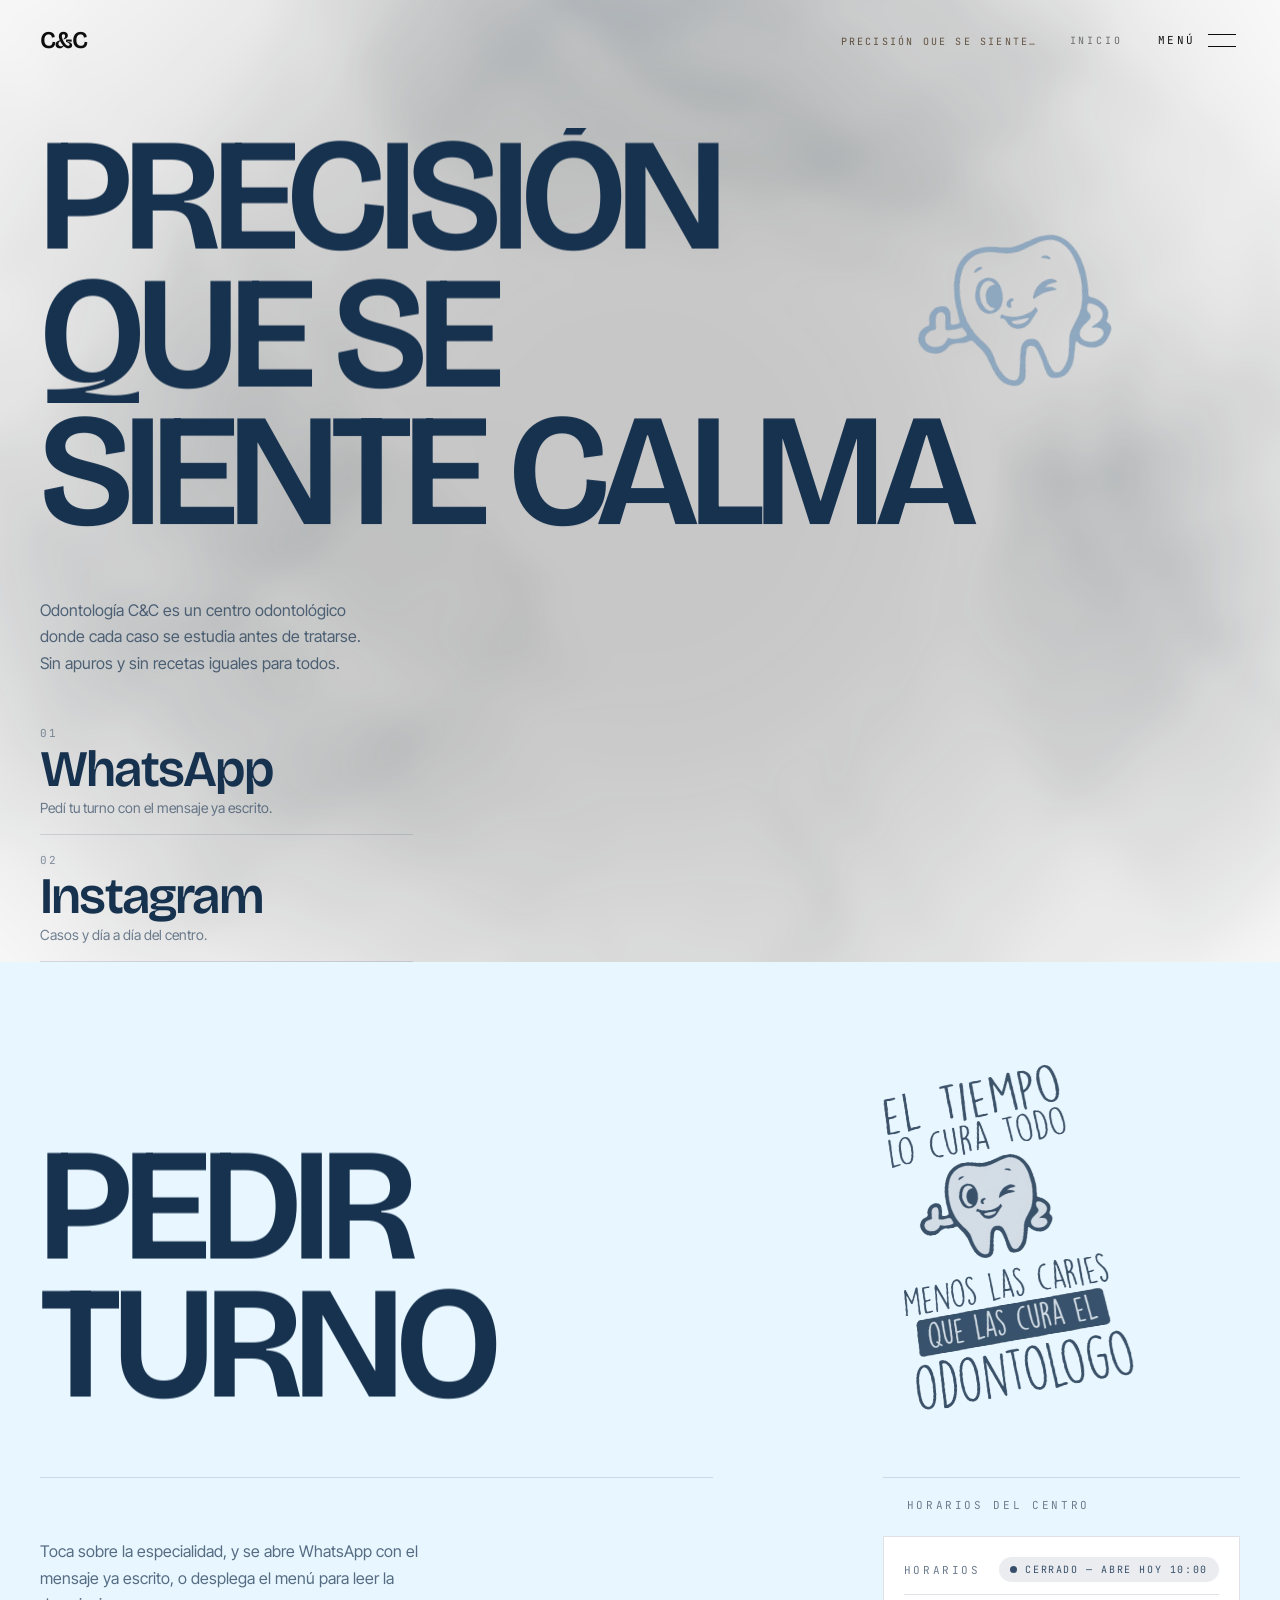
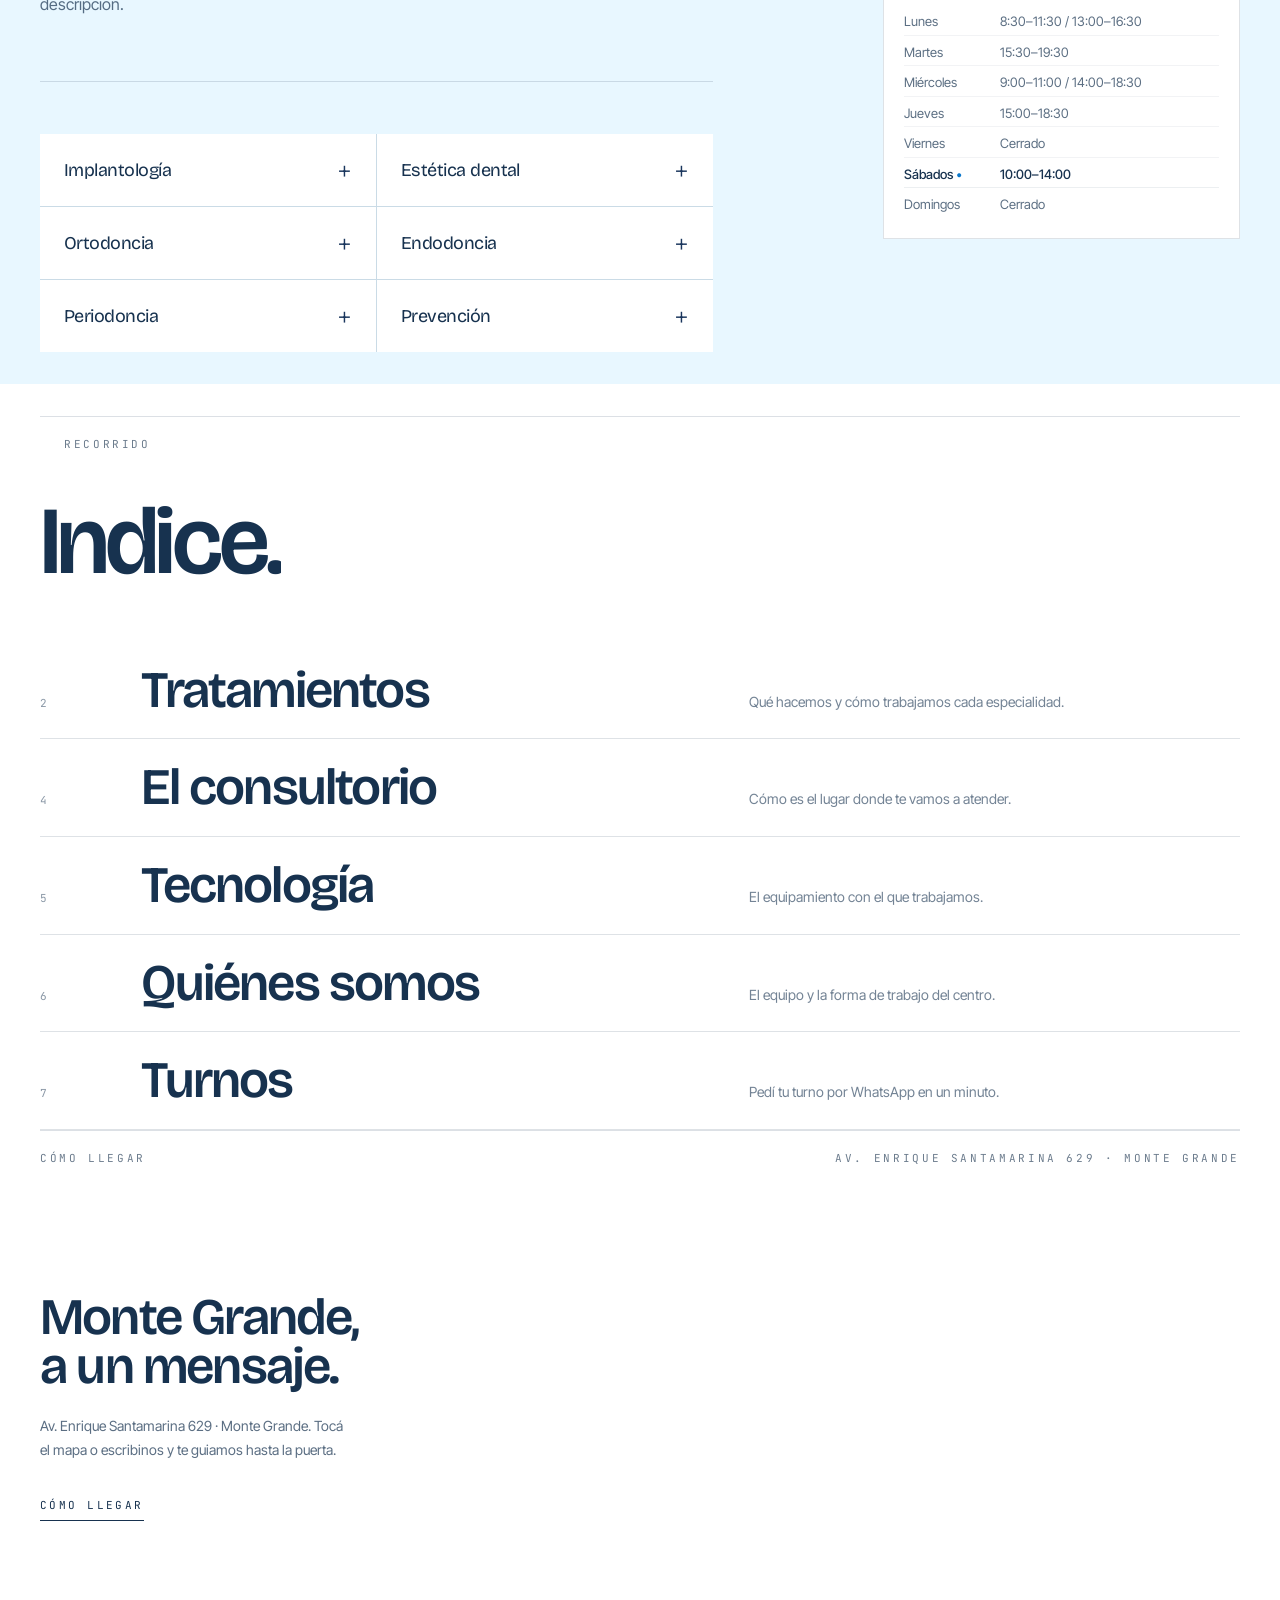
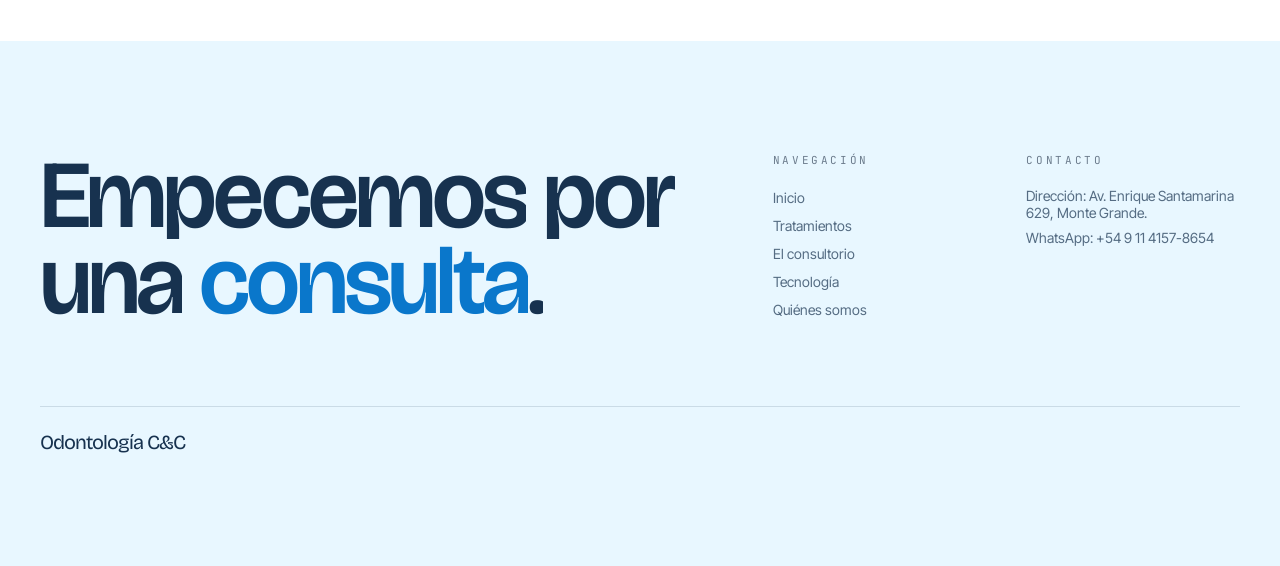
<file: index.html>
<!doctype html>
<html lang="es">

<head>
  <meta charset="utf-8" />
  <meta name="viewport" content="width=device-width, initial-scale=1" />
  <title>Odontología C&amp;C Centro odontológico</title>
  <meta name="description"
    content="Centro odontológico C&amp;C: tratamientos, consultorio propio y turnos por WhatsApp. Atención con tiempos reales y seguimiento del caso." />
  <meta name="author" content="Odontología C&amp;C" />
  <meta property="og:type" content="website" />
  <meta property="og:title" content="Odontología C&amp;C Centro odontológico" />
  <meta property="og:description"
    content="Centro odontológico C&amp;C: tratamientos, consultorio propio y turnos por WhatsApp. Atención con tiempos reales y seguimiento del caso." />
  <meta name="twitter:card" content="summary_large_image" />
  <link rel="preconnect" href="https://fonts.googleapis.com" />
  <link rel="preconnect" href="https://fonts.gstatic.com" crossorigin />
  <link rel="stylesheet"href="https://fonts.googleapis.com/css2?family=Bricolage+Grotesque:opsz,wght@12..96,500;12..96,600;12..96,700&family=Inter+Tight:wght@400;500&family=JetBrains+Mono:wght@400&display=swap" />
  <link rel="icon" href="favicon.png">
  <link rel="stylesheet" href="css/base.css" />
  <link rel="stylesheet" href="css/utils.css" />
  <link rel="stylesheet" href="css/efectos.css" />
</head>

<body>
  <div class="cortina" aria-hidden="true"></div>
  <header class="cabecera">
    <div class="contenedor">
      <a class="marca" href="index.html" aria-label="Inicio">
        <span class="marca-logo">C&amp;C</span>
        <span class="marca-subtexto">Odontología</span>
      </a>
      <div class="cabecera-derecha">
        <span class="pagina-actual">Inicio</span>
        <span data-magnetic="0.35">
          <button type="button" class="boton-menu" data-menu-btn aria-expanded="false" aria-label="Abrir menú">
            <span data-menu-label>Menú</span>
            <span class="icono-menu" aria-hidden="true"><span></span><span></span></span>
          </button>
        </span>
      </div>
    </div>
  </header>

  <div class="menu">
    <div class="contenedor">
      <nav class="menu-lista">
        <span class="menu-fila"><a class="menu-enlace activo" href="index.html"><span class="menu-numero">1</span><span
              class="menu-texto titulo-grande">Inicio</span><span class="menu-aqui">Estás acá</span></a></span>
        <span class="menu-fila"><a class="menu-enlace" href="tratamientos.html"><span class="menu-numero">2</span><span
              class="menu-texto titulo-grande">Tratamientos</span></a></span>
        <span class="menu-fila"><a class="menu-enlace" href="consultorio.html"><span class="menu-numero">4</span><span
              class="menu-texto titulo-grande">El consultorio</span></a></span>
        <span class="menu-fila"><a class="menu-enlace" href="tecnologia.html"><span class="menu-numero">5</span><span
              class="menu-texto titulo-grande">Tecnología</span></a></span>
        <span class="menu-fila"><a class="menu-enlace" href="quienes-somos.html"><span class="menu-numero">6</span><span
              class="menu-texto titulo-grande">Quiénes somos</span></a></span>
      </nav>
      <div class="menu-info">
        <p class="fuente-texto parrafo-chico opacidad-60" style="max-width:20rem">Atención odontológica con tiempos
          reales y seguimiento del caso.</p>
      </div>
    </div>
  </div>

  <main>
    <section class="fondo-claro relativo alto-pantalla oculto-desborde relleno-arriba-32">
      <img src="imagen-principal2.png" class="img-suelta suelta-1" alt="">
      <div class="contenedor">
        <h1 class="titulo-xl mayusculas" data-split data-delay="0.15" data-trigger="load"><span
            class="linea-mascara"><span data-line-inner>Precisión</span></span><span class="linea-mascara"><span
              data-line-inner>que se
            </span></span> <div class="foto-titulo"><img src="imagen-principal2.png"></div><span class="linea-mascara"><span data-line-inner>siente calma
              </span></span>
          </h1>
        <div class="grilla espacio-10 margen-arriba-14 med-columnas-12">
          <div class="med-cs-4" data-reveal data-delay="0.6">
            <p class="fuente-texto parrafo opacidad-70" style="max-width:38ch">Odontología C&amp;C es un centro
              odontológico donde
              cada caso se estudia antes de tratarse. Sin apuros y sin recetas iguales para todos.</p>
              <div class="margen-arriba-8 hero-redes">
                <a class="fila-indice" href="https://wa.me/5491141578654?text=%C2%A1Hola%21%20Quiero%20pedir%20un%20turno%20en%20Odontolog%C3%ADa%20C%26C." target="_blank" rel="noopener noreferrer"><span class="col-span-2 med-cs-1 texto-mono-11 opacidad-50">01</span><span class="nombre-indice titulo-mediano col-span-10 med-cs-6">WhatsApp</span><span class="col-span-12 med-cs-5 fuente-texto texto-chico opacidad-60">Pedí tu turno con el mensaje ya escrito.</span></a>
                <a class="fila-indice" href="https://www.instagram.com/odonto_cyc/" target="_blank" rel="noopener noreferrer"><span class="col-span-2 med-cs-1 texto-mono-11 opacidad-50">02</span><span class="nombre-indice titulo-mediano col-span-10 med-cs-6">Instagram</span><span class="col-span-12 med-cs-5 fuente-texto texto-chico opacidad-60">Casos y día a día del centro.</span></a>
                </div>
                <div class="contenedor-redes">
                <a class="relative" href="https://wa.me/+5491141578654?text=%C2%A1Hola%21%20Quiero%20pedir%20un%20turno%20en%20Odontolog%C3%ADa%20C%26C." target="_blank" rel="noopener noreferrer">
                  <img src="whatsapp.png" alt="WhatsApp"></a>
                  <div class="linea-separadora"></div>
                <a class="relative-ig" href="https://www.instagram.com/odonto_cyc/" target="_blank" rel="noopener noreferrer">
                  <img src="instagram.png" alt="Instagram"></a>
                </div>
            </div>
          </div>
        </div>
      </div>
    </section>



    <section id="pedir-turno" class="fondo-celeste relleno-abajo-8 relleno-arriba-36 med-ra-44">
      <div class="contenedor">
        <h1 class="titulo-xl mayusculas" data-split data-delay="0.1" data-trigger="load"><span
            class="linea-mascara"><span data-line-inner>Pedir</span></span><span class="linea-mascara"><span
              data-line-inner>turno</span></span></h1>
              <img src="imagen-principal2.png" class="suelta-3" alt="">
              <img src="imagen-menu.png" class="img-suelta suelta-2" alt="">
        <div class="grilla espacio-16 margen-arriba-16 med-columnas-12">
          <div class="med-cs-7">
            <div class="cabecera-seccion"><span class="etiqueta"></span>
            </div>
            <div class="margen-arriba-10" data-reveal data-y="30">
              <p class="fuente-texto parrafo opacidad-70" style="max-width:42ch">Toca sobre la especialidad,
                y se abre
                WhatsApp con el mensaje ya escrito, o desplega el menú para leer la descripcion.</p>
            </div>
            <div class="margen-arriba-16">
              <div class="cabecera-seccion"><span class="etiqueta"></span></div>
               <div class="grilla-tarjetas margen-arriba-8 peq-columnas-2">
                <div class="tarjeta relleno-6 acordeon-item">
                  <div class="acordeon-cabecera">
                    <a href="https://wa.me/+5491141578654?text=%C2%A1Hola%21%20Quiero%20pedir%20un%20turno%20por%20el%20servicio%20de%20Implantolog%C3%ADa" target="_blank" rel="noopener noreferrer" class="fuente-titulo texto-grande enlace-wsp-titulo">Implantología</a>
                    <span class="acordeon-icono">+</span>
                  </div>
                  <div class="acordeon-wrapper">
                    <div class="acordeon-contenido">
                      <p class="margen-arriba-2 fuente-texto parrafo-chico opacidad-60">Rehabilitación de piezas ausentes
                        con planificación previa.</p>
                      <p class="tarjeta-detalle">Planificación previa</p>
                    </div>
                  </div>
                </div>
                <div class="tarjeta relleno-6 acordeon-item">
                  <div class="acordeon-cabecera">
                    <a href="https://wa.me/+5491141578654?text=%C2%A1Hola%21%20Quiero%20pedir%20un%20turno%20por%20el%20servicio%20de%20Est%C3%A9tica%20dental" target="_blank" rel="noopener noreferrer" class="fuente-titulo texto-grande enlace-wsp-titulo">Estética dental</a>
                    <span class="acordeon-icono">+</span>
                  </div>
                  <div class="acordeon-wrapper">
                    <div class="acordeon-contenido">
                      <p class="margen-arriba-2 fuente-texto parrafo-chico opacidad-60">Forma, color y proporción trabajados con criterio conservador.</p>
                      <p class="tarjeta-detalle">Diseño previo</p>
                    </div>
                  </div>
                </div>

                <div class="tarjeta relleno-6 acordeon-item">
                  <div class="acordeon-cabecera">
                    <a href="https://wa.me/+5491141578654?text=%C2%A1Hola%21%20Quiero%20pedir%20un%20turno%20por%20el%20servicio%20de%20Ortodoncia" target="_blank" rel="noopener noreferrer" class="fuente-titulo texto-grande enlace-wsp-titulo">Ortodoncia</a>
                    <span class="acordeon-icono">+</span>
                  </div>
                  <div class="acordeon-wrapper">
                    <div class="acordeon-contenido">
                      <p class="margen-arriba-2 fuente-texto parrafo-chico opacidad-60">Corrección de la posición dentaria con seguimiento cercano.</p>
                      <p class="tarjeta-detalle">Control mensual</p>
                    </div>
                  </div>
                </div>

                <div class="tarjeta relleno-6 acordeon-item">
                  <div class="acordeon-cabecera">
                    <a href="https://wa.me/+5491141578654?text=%C2%A1Hola%21%20Quiero%20pedir%20un%20turno%20por%20el%20servicio%20de%20Endodoncia" target="_blank" rel="noopener noreferrer" class="fuente-titulo texto-grande enlace-wsp-titulo">Endodoncia</a>
                    <span class="acordeon-icono">+</span>
                  </div>
                  <div class="acordeon-wrapper">
                    <div class="acordeon-contenido">
                      <p class="margen-arriba-2 fuente-texto parrafo-chico opacidad-60">Tratamiento del conducto radicular para conservar la pieza.</p>
                      <p class="tarjeta-detalle">1 a 2 sesiones</p>
                    </div>
                  </div>
                </div>

                <div class="tarjeta relleno-6 acordeon-item">
                  <div class="acordeon-cabecera">
                    <a href="https://wa.me/+5491141578654?text=%C2%A1Hola%21%20Quiero%20pedir%20un%20turno%20por%20el%20servicio%20de%20Periodoncia" target="_blank" rel="noopener noreferrer" class="fuente-titulo texto-grande enlace-wsp-titulo">Periodoncia</a>
                    <span class="acordeon-icono">+</span>
                  </div>
                  <div class="acordeon-wrapper">
                    <div class="acordeon-contenido">
                      <p class="margen-arriba-2 fuente-texto parrafo-chico opacidad-60">Salud de encías y tejidos de soporte.</p>
                      <p class="tarjeta-detalle">Evaluación de encías</p>
                    </div>
                  </div>
                </div>

                <div class="tarjeta relleno-6 acordeon-item">
                  <div class="acordeon-cabecera">
                    <a href="https://wa.me/+5491141578654?text=%C2%A1Hola%21%20Quiero%20pedir%20un%20turno%20por%20el%20servicio%20de%20Prevención" target="_blank" rel="noopener noreferrer" class="fuente-titulo texto-grande enlace-wsp-titulo">Prevención</a>
                    <span class="acordeon-icono">+</span>
                  </div>
                  <div class="acordeon-wrapper">
                    <div class="acordeon-contenido">
                      <p class="margen-arriba-2 fuente-texto parrafo-chico opacidad-60">Controles periódicos, higiene profesional y seguimiento.</p>
                      <p class="tarjeta-detalle">Control cada 6 meses</p>
                    </div>
                  </div>
                </div>
              </div>
            </div>
          </div>
          <aside class="med-cs-4 med-ci-9 bloque-horarios">
            <div class="cabecera-seccion"><span class="etiqueta"></span><span class="etiqueta">Horarios del
                centro</span></div>
            <div class="margen-arriba-6 caja-horarios" data-reveal data-y="24">
              <div class="horarios-top">
                <span class="etiqueta">Horarios</span>
                <span class="chip-estado" data-estado><span class="chip-punto"></span><span
                    data-estado-texto>Consultar</span></span>
              </div>
              <ul class="lista-horarios" data-horarios>
                <li data-dia="1" data-rangos="8:30-11:30,13:00-16:30"><span>Lunes</span><span>8:30–11:30 /
                    13:00–16:30</span></li>
                <li data-dia="2" data-rangos="15:30-19:30"><span>Martes</span><span>15:30–19:30</span></li>
                <li data-dia="3" data-rangos="9:00-11:00,14:00-18:30"><span>Miércoles</span><span>9:00–11:00 /
                    14:00–18:30</span></li>
                <li data-dia="4" data-rangos="15:00-18:30"><span>Jueves</span><span>15:00–18:30</span></li>
                <li data-dia="5" data-rangos=""><span>Viernes</span><span>Cerrado</span></li>
                <li data-dia="6" data-rangos="10:00-14:00"><span>Sábados</span><span>10:00–14:00</span></li>
                <li data-dia="0" data-rangos=""><span>Domingos</span><span>Cerrado</span></li>
              </ul>
            </div>
          </aside>
        </div>
      </div>
    </section>


    <section class="fondo-claro relleno-arriba-8 med-ra-8 relleno-abajo-0 med-rb-0">
      <div class="contenedor">
        <div class="cabecera-seccion"><span class="etiqueta"></span><span class="etiqueta">Recorrido</span><span
            class="derecha etiqueta"></span></div>
        <div class="margen-arriba-12" data-reveal data-y="40" style="max-width:16ch">
          <h2 class="titulo-grande" data-palabras>Indice.</h2>
        </div>
        <div class="margen-arriba-14"><a class="fila-indice" href="tratamientos.html"><span
              class="col-span-2 med-cs-1 texto-mono-11 opacidad-50">2</span><span
              class="nombre-indice titulo-mediano col-span-10 med-cs-6">Tratamientos</span><span
              class="col-span-12 med-cs-5 fuente-texto texto-chico opacidad-60">Qué hacemos y cómo trabajamos cada
              especialidad.</span></a><a class="fila-indice" href="consultorio.html"><span
              class="col-span-2 med-cs-1 texto-mono-11 opacidad-50">4</span><span
              class="nombre-indice titulo-mediano col-span-10 med-cs-6">El
              consultorio</span><span class="col-span-12 med-cs-5 fuente-texto texto-chico opacidad-60">Cómo es el lugar
              donde te vamos a
              atender.</span></a><a class="fila-indice" href="tecnologia.html"><span
              class="col-span-2 med-cs-1 texto-mono-11 opacidad-50">5</span><span
              class="nombre-indice titulo-mediano col-span-10 med-cs-6">Tecnología</span><span
              class="col-span-12 med-cs-5 fuente-texto texto-chico opacidad-60">El equipamiento con el que
              trabajamos.</span></a><a class="fila-indice" href="quienes-somos.html"><span
              class="col-span-2 med-cs-1 texto-mono-11 opacidad-50">6</span><span
              class="nombre-indice titulo-mediano col-span-10 med-cs-6">Quiénes somos</span><span
              class="col-span-12 med-cs-5 fuente-texto texto-chico opacidad-60">El equipo y la forma de trabajo del
              centro.</span></a><a class="fila-indice" href="#pedir-turno"><span
              class="col-span-2 med-cs-1 texto-mono-11 opacidad-50">7</span><span
              class="nombre-indice titulo-mediano col-span-10 med-cs-6">Turnos</span><span
              class="col-span-12 med-cs-5 fuente-texto texto-chico opacidad-60">Pedí tu turno por WhatsApp en un
              minuto.</span></a></div>
      </div>
    </section>
    <section id="como-llegar" class="fondo-claro relleno-abajo-8 med-rb-8 relleno-arriba-0 med-ra-0">
      <div class="contenedor">
        <div class="cabecera-seccion"><span class="etiqueta">Cómo llegar</span><span class="derecha etiqueta">Av. Enrique Santamarina 629 · Monte Grande</span></div>
        <div class="grilla espacio-12 margen-arriba-10 med-columnas-12 alinear-centro">
          <div class="med-cs-4">
            <div data-reveal data-y="30">
              <h2 class="titulo-mediano" style="max-width:14ch">Monte Grande, a un mensaje.</h2>
              <p class="margen-arriba-6 fuente-texto parrafo-chico opacidad-70" style="max-width:38ch">Av. Enrique Santamarina 629 · Monte Grande. Tocá el mapa o escribinos y te guiamos hasta la puerta.</p>
              <div class="margen-arriba-8"><span data-magnetic="0.22"><a class="enlace-flecha"
                    href="https://www.google.com/maps/dir/?api=1&destination=Avenida+Enrique+Santamarina+629+Monte+Grande+Buenos+Aires"
                    target="_blank" rel="noopener noreferrer">Cómo llegar</a></span></div>
            </div>
          </div>
          <div class="med-cs-8">
            <div class="contenedor-mapa-google">
              <iframe src="https://www.google.com/maps/embed?pb=!1m18!1m12!1m3!1d3278.293456789!2d-58.4658!3d-34.8197!2m3!1f0!2f0!3f0!3m2!1i1024!2i768!4f13.1!3m3!1m2!1s0x95bcd2a123456789%3A0x123456789abcdef!2sAv.+Enrique+Santamarina+629%2C+B1842+Monte+Grande%2C+Provincia+de+Buenos+Aires!5e0!3m2!1ses-419!2sar!4v1!5m2!1ses-419!2sar" width="100%" height="400" style="border:0;" allowfullscreen="" loading="lazy"></iframe>
            </div>
          </div>
        </div>
      </div>
    </section>
  </main>
  <footer class="fondo-celeste">
    <div class="contenedor relleno-vert-20 med-rv-28">
      <div class="grilla espacio-14 med-columnas-12">
        <div class="med-cs-7">
          <h2 class="titulo-grande" data-palabras style="max-width:12ch">Empecemos por una <span
              class="texto-verde">consulta</span>.</h2>
        </div>
        <div class="grilla espacio-10 med-cs-5 med-columnas-2">
          <div>
            <p class="etiqueta">Navegación</p>
            <ul class="margen-arriba-5 separacion-y-2">
              <li><a class="fuente-texto texto-chico opacidad-70" href="index.html">Inicio</a></li>
              <li><a class="fuente-texto texto-chico opacidad-70" href="tratamientos.html">Tratamientos</a></li>
              <li><a class="fuente-texto texto-chico opacidad-70" href="consultorio.html">El consultorio</a></li>
              <li><a class="fuente-texto texto-chico opacidad-70" href="tecnologia.html">Tecnología</a></li>
              <li><a class="fuente-texto texto-chico opacidad-70" href="quienes-somos.html">Quiénes somos</a></li>
            </ul>
          </div>
          <div>
            <p class="etiqueta">Contacto</p>
            <ul class="margen-arriba-5 separacion-y-2 fuente-texto texto-chico opacidad-70">
              <li>Dirección: Av. Enrique Santamarina 629, Monte Grande.</li>
              <li>WhatsApp: +54 9 11 4157-8654</li>
            </ul>
          </div>
        </div>
      </div>
      <div class="margen-arriba-20 flexible columna espacio-3 borde-arriba relleno-arriba-6 peq-fila peq-ac peq-je">
        <span class="fuente-titulo texto-xl" style="letter-spacing:-0.05em">Odontología C&amp;C</span>
      </div>
    </div>
  </footer>
  <script src="js/site.js" defer></script>
  <script src="js/efectos.js" defer></script>
</body>

</html>
</file>
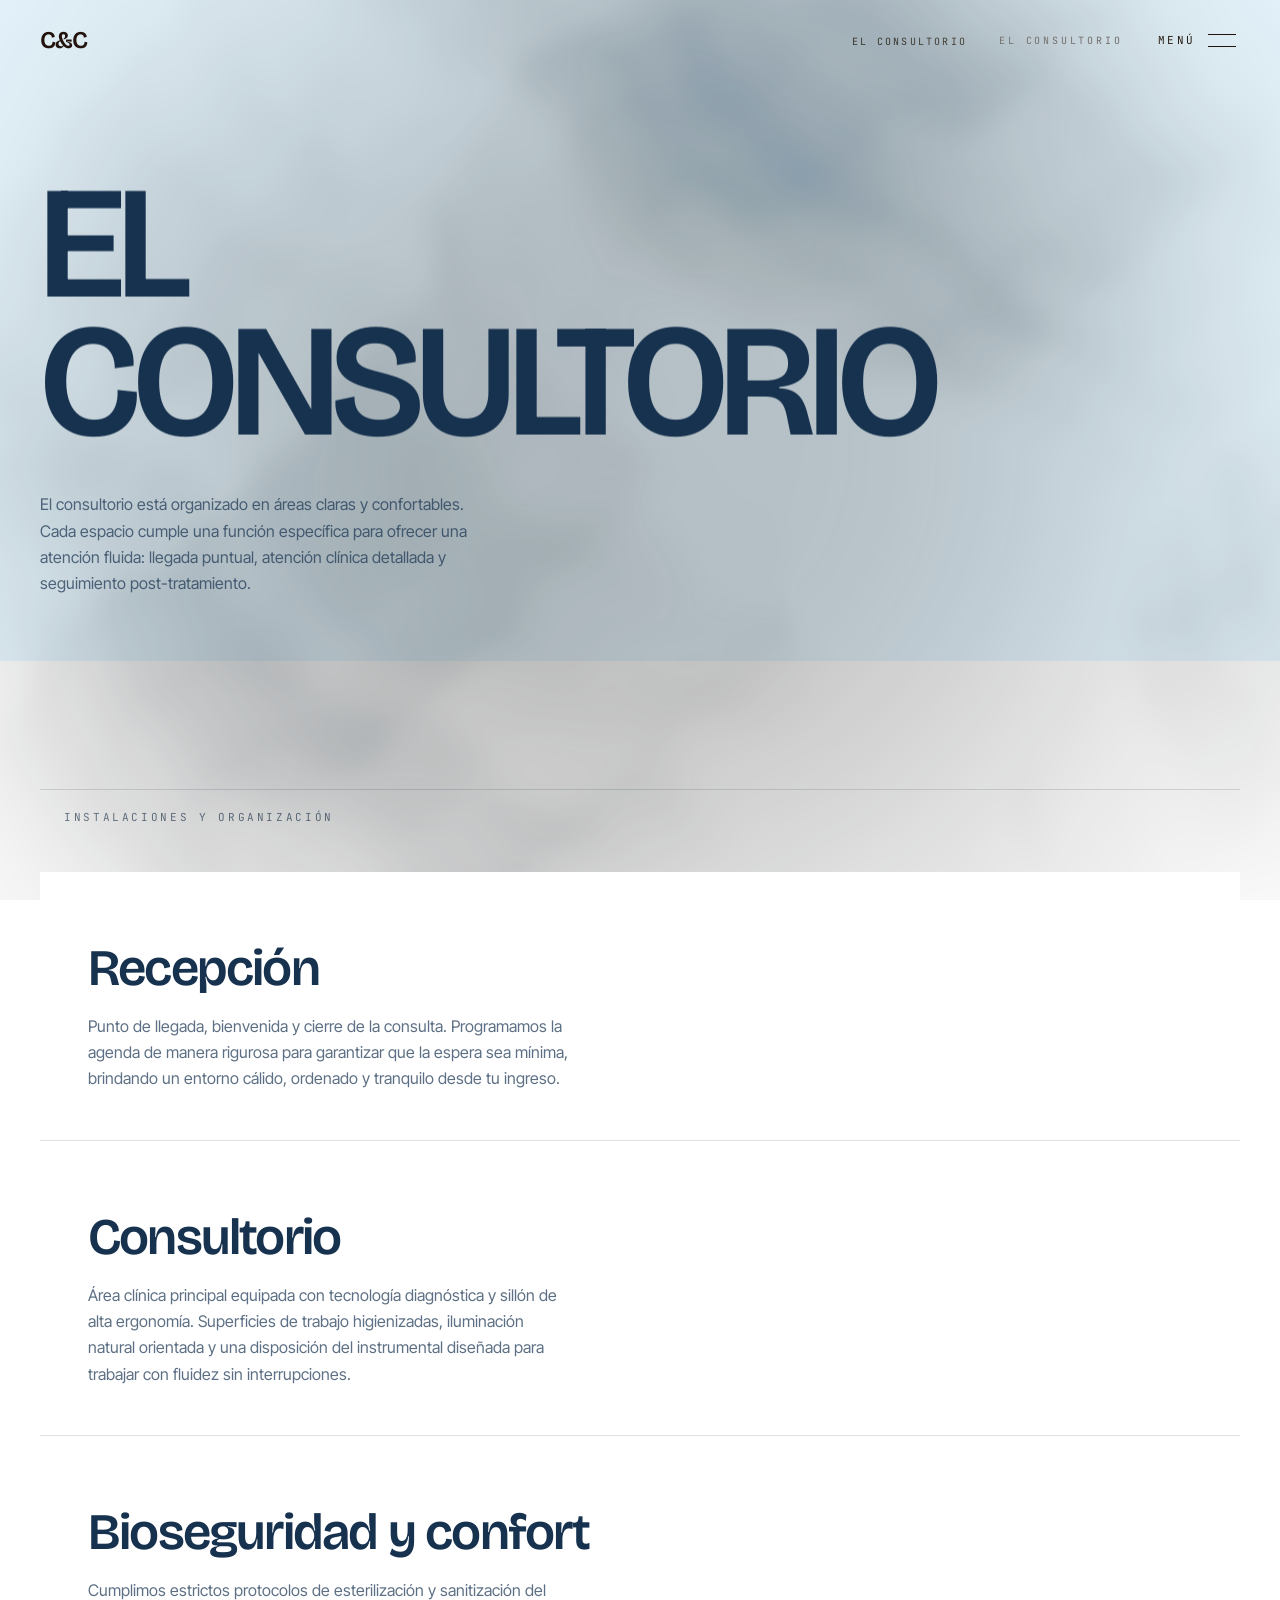
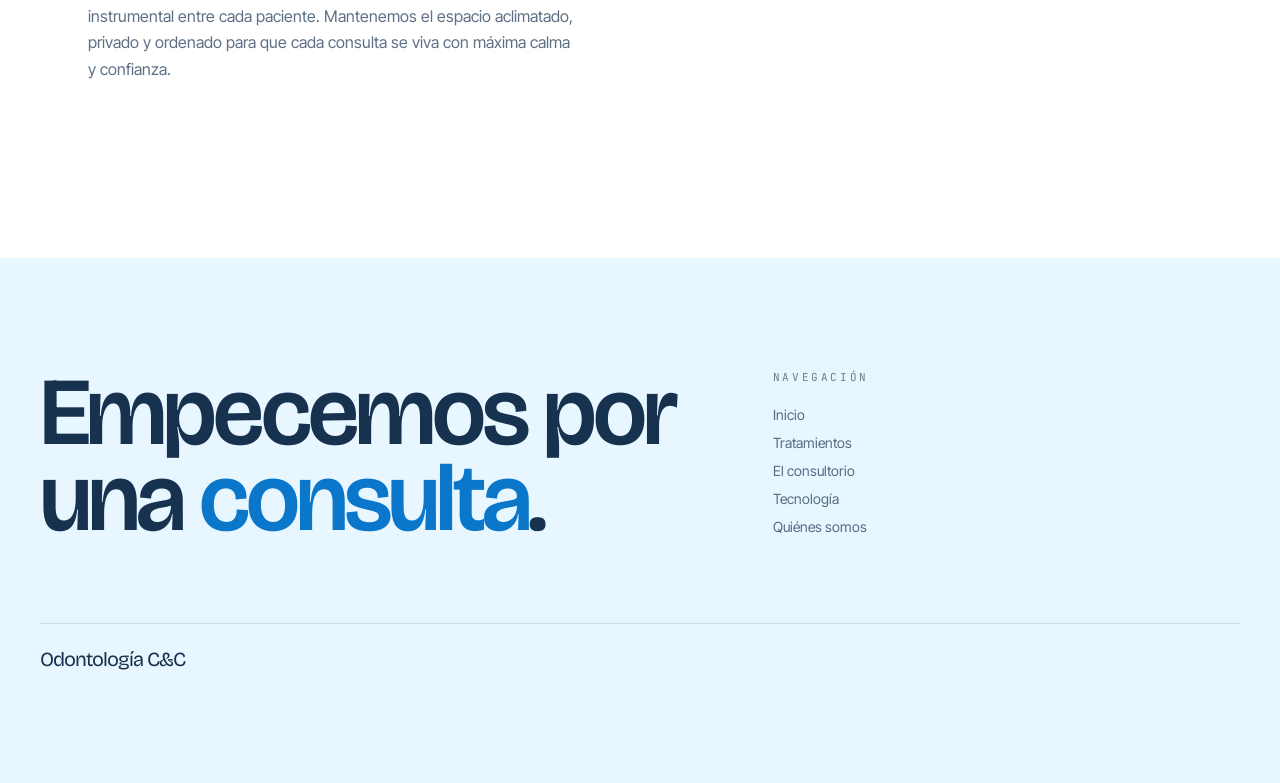
<file: consultorio.html>
<!doctype html>
<html lang="es">

<head>
  <meta charset="utf-8" />
  <meta name="viewport" content="width=device-width, initial-scale=1" />
  <title>El consultorio Odontología C&amp;C</title>
  <meta name="description"
    content="Recorrido por el centro odontológico C&amp;C: recepción, consultorios y áreas de trabajo." />
  <meta name="author" content="Odontología C&amp;C" />
  <meta property="og:type" content="website" />
  <meta property="og:title" content="El consultorio Odontología C&amp;C" />
  <meta property="og:description"
    content="Recorrido por el centro odontológico C&amp;C: recepción, consultorios y áreas de trabajo." />
  <meta name="twitter:card" content="summary_large_image" />
  <link rel="preconnect" href="https://fonts.googleapis.com" />
  <link rel="preconnect" href="https://fonts.gstatic.com" crossorigin />
  <link rel="stylesheet" href="https://fonts.googleapis.com/css2?family=Bricolage+Grotesque:opsz,wght@12..96,500;12..96,600;12..96,700&family=Inter+Tight:wght@400;500&family=JetBrains+Mono:wght@400&display=swap" />
  <link rel="icon" href="favicon.png">
  <link rel="stylesheet" href="css/base.css" />
  <link rel="stylesheet" href="css/utils.css" />
  <link rel="stylesheet" href="css/efectos.css" />
</head>

<body>
  <div class="cortina" aria-hidden="true"></div>
  <header class="cabecera">
    <div class="contenedor">
      <a class="marca" href="index.html">
        <span class="marca-logo">C&amp;C</span>
        <span class="marca-subtexto">Odontología</span>
      </a>
      <div class="cabecera-derecha">
        <span class="pagina-actual">El consultorio</span>
        <span data-magnetic="0.35">
          <button type="button" class="boton-menu" data-menu-btn aria-expanded="false" aria-label="Abrir menú">
            <span data-menu-label>Menú</span>
            <span class="icono-menu" aria-hidden="true"><span></span><span></span></span>
          </button>
        </span>
      </div>
    </div>
  </header>

  <div class="menu">
    <div class="contenedor">
      <nav class="menu-lista">
        <span class="menu-fila"><a class="menu-enlace" href="index.html"><span class="menu-numero">1</span><span
              class="menu-texto titulo-grande">Inicio</span></a></span>
        <span class="menu-fila"><a class="menu-enlace" href="tratamientos.html"><span class="menu-numero">2</span><span
              class="menu-texto titulo-grande">Tratamientos</span></a></span>
        <span class="menu-fila"><a class="menu-enlace activo" href="consultorio.html"><span
              class="menu-numero">4</span><span class="menu-texto titulo-grande">El consultorio</span><span
              class="menu-aqui">Estás acá</span></a></span>
        <span class="menu-fila"><a class="menu-enlace" href="tecnologia.html"><span class="menu-numero">5</span><span
              class="menu-texto titulo-grande">Tecnología</span></a></span>
        <span class="menu-fila"><a class="menu-enlace" href="quienes-somos.html"><span class="menu-numero">6</span><span
              class="menu-texto titulo-grande">Quiénes somos</span></a></span>

      </nav>
      <div class="menu-info">
        <p class="fuente-texto parrafo-chico opacidad-60" style="max-width:20rem">Atención
          odontológica con tiempos reales y seguimiento del caso.</p>
        <div class="foto-menu">
          <img src="imagen-menu.png" width="427" height="569"
            alt="Letrero artesanal: el tiempo lo cura todo, menos las caries que las cura el odontólogo">
        </div>
      </div>
    </div>
  </div>

  <main>
    <section class="fondo-celeste relleno-abajo-16 relleno-arriba-36 med-ra-44">
      <div class="contenedor">
        <h1 class="titulo-xl mayusculas" data-split data-delay="0.1" data-trigger="load"><span
            class="linea-mascara"><span data-line-inner>El</span></span><span class="linea-mascara"><span
              data-line-inner>consultorio</span></span>
        </h1>
        <div class="margen-arriba-10" data-reveal data-delay="0.4" style="max-width:50ch">
          <p class="fuente-texto parrafo opacidad-70">El consultorio está organizado en áreas claras y confortables. Cada espacio cumple una función específica para ofrecer una atención fluida: llegada puntual, atención clínica detallada y seguimiento post-tratamiento.</p>
        </div>
      </div>
    </section>

    <section class="fondo-claro relleno-vert-24 med-rv-32">
      <div class="contenedor">
        <div class="cabecera-seccion"><span class="etiqueta"></span><span class="etiqueta">Instalaciones y organización</span></div>
        <div class="grilla-tarjetas margen-arriba-12">
          <article class="tarjeta relleno-8 med-relleno-12 relativo" data-reveal data-y="30">
            <div class="cabecera-seccion" style="border:none;padding:0;"><span class="etiqueta"></span></div>
            <h2 class="margen-arriba-6 titulo-mediano">Recepción</h2>
            <p class="margen-arriba-5 fuente-texto parrafo opacidad-70" style="max-width:54ch">Punto de llegada, bienvenida y cierre de la consulta. Programamos la agenda de manera rigurosa para garantizar que la espera sea mínima, brindando un entorno cálido, ordenado y tranquilo desde tu ingreso.</p>
          </article>
          
          <article class="tarjeta relleno-8 med-relleno-12 relativo" data-reveal data-y="30">
            <div class="cabecera-seccion" style="border:none;padding:0;"><span class="etiqueta"></span></div>
            <h2 class="margen-arriba-6 titulo-mediano">Consultorio</h2>
            <p class="margen-arriba-5 fuente-texto parrafo opacidad-70" style="max-width:54ch">Área clínica principal equipada con tecnología diagnóstica y sillón de alta ergonomía. Superficies de trabajo higienizadas, iluminación natural orientada y una disposición del instrumental diseñada para trabajar con fluidez sin interrupciones.</p>
          </article>

          <article class="tarjeta relleno-8 med-relleno-12 relativo" data-reveal data-y="30">
            <div class="cabecera-seccion" style="border:none;padding:0;"><span class="etiqueta"></span></div>
            <h2 class="margen-arriba-6 titulo-mediano">Bioseguridad y confort</h2>
            <p class="margen-arriba-5 fuente-texto parrafo opacidad-70" style="max-width:54ch">Cumplimos estrictos protocolos de esterilización y sanitización del instrumental entre cada paciente. Mantenemos el espacio aclimatado, privado y ordenado para que cada consulta se viva con máxima calma y confianza.</p>
            </ul>
          </article>
        </div>
      </div>
    </section>
  </main>
  <footer class="fondo-celeste">
    <div class="contenedor relleno-vert-20 med-rv-28">
      <div class="grilla espacio-14 med-columnas-12">
        <div class="med-cs-7">
          <h2 class="titulo-grande" style="max-width:12ch">Empecemos por una <span class="texto-verde">consulta</span>.
          </h2>
        </div>
        <div class="grilla espacio-10 med-cs-5 med-columnas-2">
          <div>
            <p class="etiqueta">Navegación</p>
            <ul class="margen-arriba-5 separacion-y-2">
              <li><a class="fuente-texto texto-chico opacidad-70" href="index.html">Inicio</a></li>
              <li><a class="fuente-texto texto-chico opacidad-70" href="tratamientos.html">Tratamientos</a></li>
              <li><a class="fuente-texto texto-chico opacidad-70" href="consultorio.html">El consultorio</a></li>
              <li><a class="fuente-texto texto-chico opacidad-70" href="tecnologia.html">Tecnología</a></li>
              <li><a class="fuente-texto texto-chico opacidad-70" href="quienes-somos.html">Quiénes somos</a></li>
            </ul>
          </div>
        </div>
      </div>
      <div class="margen-arriba-20 flexible columna espacio-3 borde-arriba relleno-arriba-6 peq-fila peq-ac peq-je">
        <span class="fuente-titulo texto-xl" style="letter-spacing:-0.05em">Odontología C&amp;C</span>
      </div>
    </div>
  </footer>
  <script src="js/site.js" defer></script>
  <script src="js/efectos.js" defer></script>
</body>

</html>
</file>
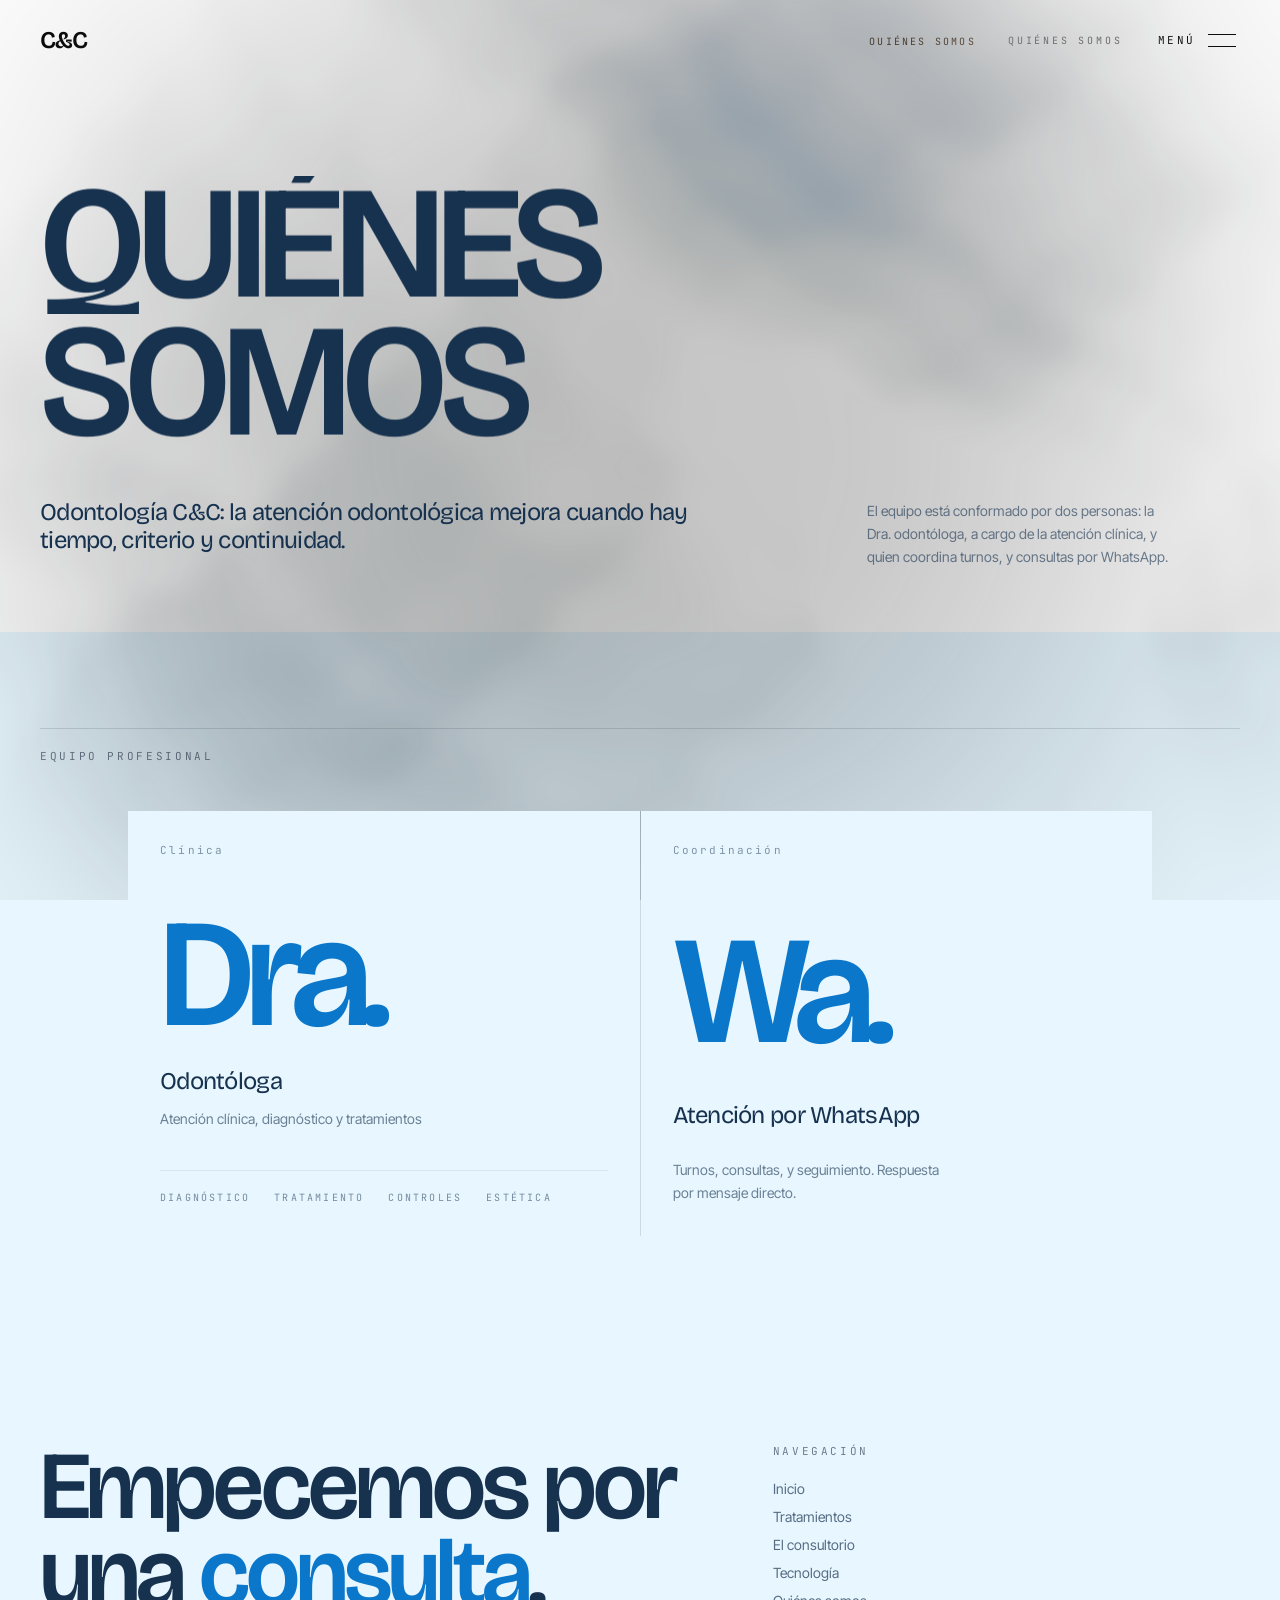
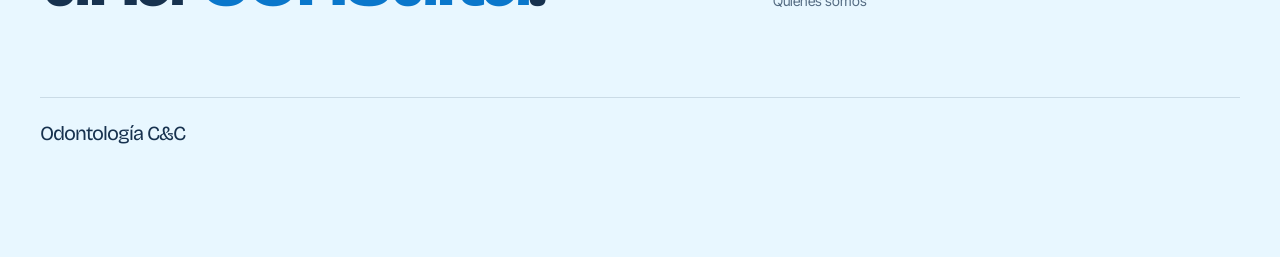
<file: quienes-somos.html>
<!doctype html>
<html lang="es">

<head>
  <meta charset="utf-8" />
  <meta name="viewport" content="width=device-width, initial-scale=1" />
  <title>Quiénes somos Odontología C&amp;C</title>
  <meta name="description"
    content="Quiénes somos y cómo entendemos la atención odontológica en el centro Odontología C&amp;C." />
  <meta name="author" content="Odontología C&amp;C" />
  <meta property="og:type" content="website" />
  <meta property="og:title" content="Quiénes somos Odontología C&amp;C" />
  <meta property="og:description"
    content="Quiénes somos y cómo entendemos la atención odontológica en el centro Odontología C&amp;C." />
  <meta name="twitter:card" content="summary_large_image" />
  <link rel="preconnect" href="https://fonts.googleapis.com" />
  <link rel="preconnect" href="https://fonts.gstatic.com" crossorigin />
  <link rel="stylesheet"
    href="https://fonts.googleapis.com/css2?family=Bricolage+Grotesque:opsz,wght@12..96,500;12..96,600;12..96,700&family=Inter+Tight:wght@400;500&family=JetBrains+Mono:wght@400&display=swap" />
  <link rel="icon" href="favicon.png">
  <link rel="stylesheet" href="css/base.css" />
  <link rel="stylesheet" href="css/utils.css" />
  <link rel="stylesheet" href="css/efectos.css" />
</head>

<body>
  <div class="cortina" aria-hidden="true"></div>
  <header class="cabecera">
    <div class="contenedor">
      <a class="marca" href="index.html" aria-label="Inicio">
        <span class="marca-logo">C&amp;C</span>
        <span class="marca-subtexto">Odontología</span>
      </a>
      <div class="cabecera-derecha">
        <span class="pagina-actual">Quiénes somos</span>
        <span data-magnetic="0.35">
          <button type="button" class="boton-menu" data-menu-btn aria-expanded="false" aria-label="Abrir menú">
            <span data-menu-label>Menú</span>
            <span class="icono-menu" aria-hidden="true"><span></span><span></span></span>
          </button>
        </span>
      </div>
    </div>
  </header>

  <div class="menu">
    <div class="contenedor">
      <nav class="menu-lista">
        <span class="menu-fila"><a class="menu-enlace" href="index.html"><span class="menu-numero">1</span><span
              class="menu-texto titulo-grande">Inicio</span></a></span>
        <span class="menu-fila"><a class="menu-enlace" href="tratamientos.html"><span class="menu-numero">2</span><span
              class="menu-texto titulo-grande">Tratamientos</span></a></span>
        <span class="menu-fila"><a class="menu-enlace" href="consultorio.html"><span class="menu-numero">4</span><span
              class="menu-texto titulo-grande">El consultorio</span></a></span>
        <span class="menu-fila"><a class="menu-enlace" href="tecnologia.html"><span class="menu-numero">5</span><span
              class="menu-texto titulo-grande">Tecnología</span></a></span>
        <span class="menu-fila"><a class="menu-enlace activo" href="quienes-somos.html"><span
              class="menu-numero">6</span><span class="menu-texto titulo-grande">Quiénes somos</span><span
              class="menu-aqui">Estás acá</span></a></span>
      </nav>
      <div class="menu-info">
        <p class="fuente-texto parrafo-chico opacidad-60" style="max-width:20rem">Atención
          odontológica con tiempos reales y seguimiento del caso.</p>
      </div>
    </div>
  </div>

  <main>
    <section class="fondo-claro relleno-abajo-16 relleno-arriba-36 med-ra-44">
      <div class="contenedor">
        <h1 class="titulo-xl mayusculas" data-split data-delay="0.1" data-trigger="load"><span
            class="linea-mascara"><span data-line-inner>Quiénes</span></span><span class="linea-mascara"><span
              data-line-inner>somos</span></span>
        </h1>
        <div class="grilla espacio-10 margen-arriba-12 med-columnas-12" data-reveal data-delay="0.4">
          <p class="fuente-titulo texto-2xl med-cs-7" style="max-width:46ch">Odontología C&amp;C: la atención
            odontológica mejora cuando hay tiempo, criterio y continuidad.</p>
          <p class="fuente-texto parrafo-chico opacidad-60 med-cs-4 med-ci-9" style="max-width:38ch">El equipo está
            conformado por dos
            personas: la Dra. odontóloga, a cargo de la atención clínica, y quien coordina turnos, y
            consultas por WhatsApp.</p>
        </div>
      </div>
    </section>

    <section class="fondo-celeste relleno-vert-24">
      <div class="contenedor">
        <div class="cabecera-seccion"><span class="etiqueta">Equipo profesional</span>
        </div>
        <div class="grilla-tarjetas margen-arriba-12 med-columnas-2" style="max-width:64rem;margin-inline:auto">
          <div class="tarjeta-equipo" data-reveal data-y="24">
            <div class="eq-arr"><span class="texto-mono-11 opacidad-50">Clínica</span></div>
            <p class="eq-num" aria-hidden="true">Dra.</p>
            <p class="margen-arriba-6 fuente-titulo texto-2xl">Odontóloga</p>
            <p class="margen-arriba-3 fuente-texto parrafo-chico opacidad-60" style="max-width:34ch">Atención clínica,
              diagnóstico y tratamientos </p>
            <div class="eq-pie">
              <span>Diagnóstico</span><span>Tratamiento</span><span>Controles</span><span>Estética</span></div>
          </div>
          <div class="tarjeta-equipo" data-reveal data-y="24" data-delay="0.12">
            <div class="eq-arr"><span class="texto-mono-11 opacidad-50">Coordinación</span>
            </div>
            <p class="eq-num" aria-hidden="true">Wa.</p>
            <p class="margen-arriba-6 fuente-titulo texto-2xl">Atención por WhatsApp</p>
            <p class="margen-arriba-3 fuente-texto parrafo-chico opacidad-60" style="max-width:34ch">Turnos, consultas,
              y
              seguimiento. Respuesta por mensaje directo.</p>
          </div>
        </div>
      </div>
      </div>
    </section>
  </main>
  <footer class="fondo-celeste">
    <div class="contenedor relleno-vert-20 med-rv-28">
      <div class="grilla espacio-14 med-columnas-12">
        <div class="med-cs-7">
          <h2 class="titulo-grande" style="max-width:12ch">Empecemos por una <span class="texto-verde">consulta</span>.
          </h2>
        </div>
        <div class="grilla espacio-10 med-cs-5 med-columnas-2">
          <div>
            <p class="etiqueta">Navegación</p>
            <ul class="margen-arriba-5 separacion-y-2">
              <li><a class="fuente-texto texto-chico opacidad-70" href="index.html">Inicio</a></li>
              <li><a class="fuente-texto texto-chico opacidad-70" href="tratamientos.html">Tratamientos</a></li>
              <li><a class="fuente-texto texto-chico opacidad-70" href="consultorio.html">El consultorio</a></li>
              <li><a class="fuente-texto texto-chico opacidad-70" href="tecnologia.html">Tecnología</a></li>
              <li><a class="fuente-texto texto-chico opacidad-70" href="quienes-somos.html">Quiénes somos</a></li>
            </ul>
          </div>
        </div>
      </div>
      <div class="margen-arriba-20 flexible columna espacio-3 borde-arriba relleno-arriba-6 peq-fila peq-ac peq-je">
        <span class="fuente-titulo texto-xl" style="letter-spacing:-0.05em">Odontología C&amp;C</span>
      </div>
    </div>
  </footer>
  <script src="js/site.js" defer></script>
  <script src="js/efectos.js" defer></script>
</body>

</html>
</file>
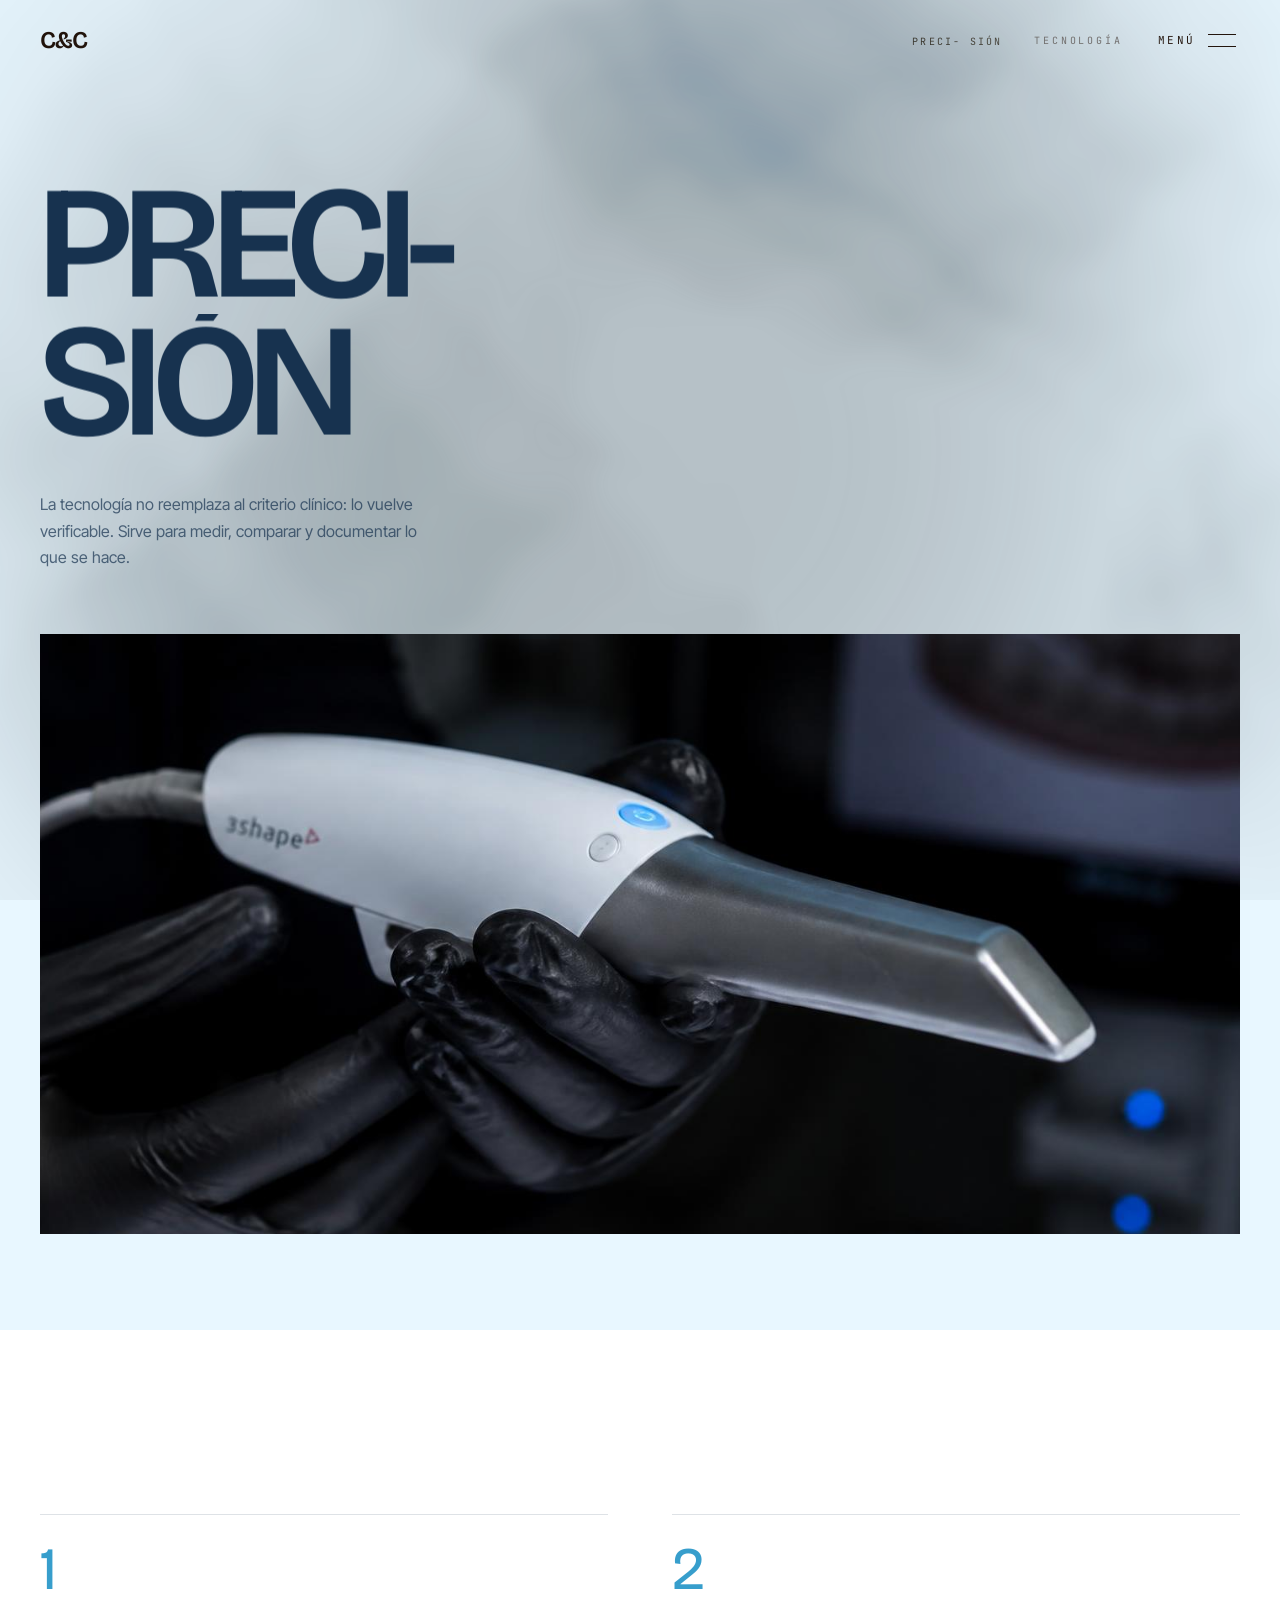
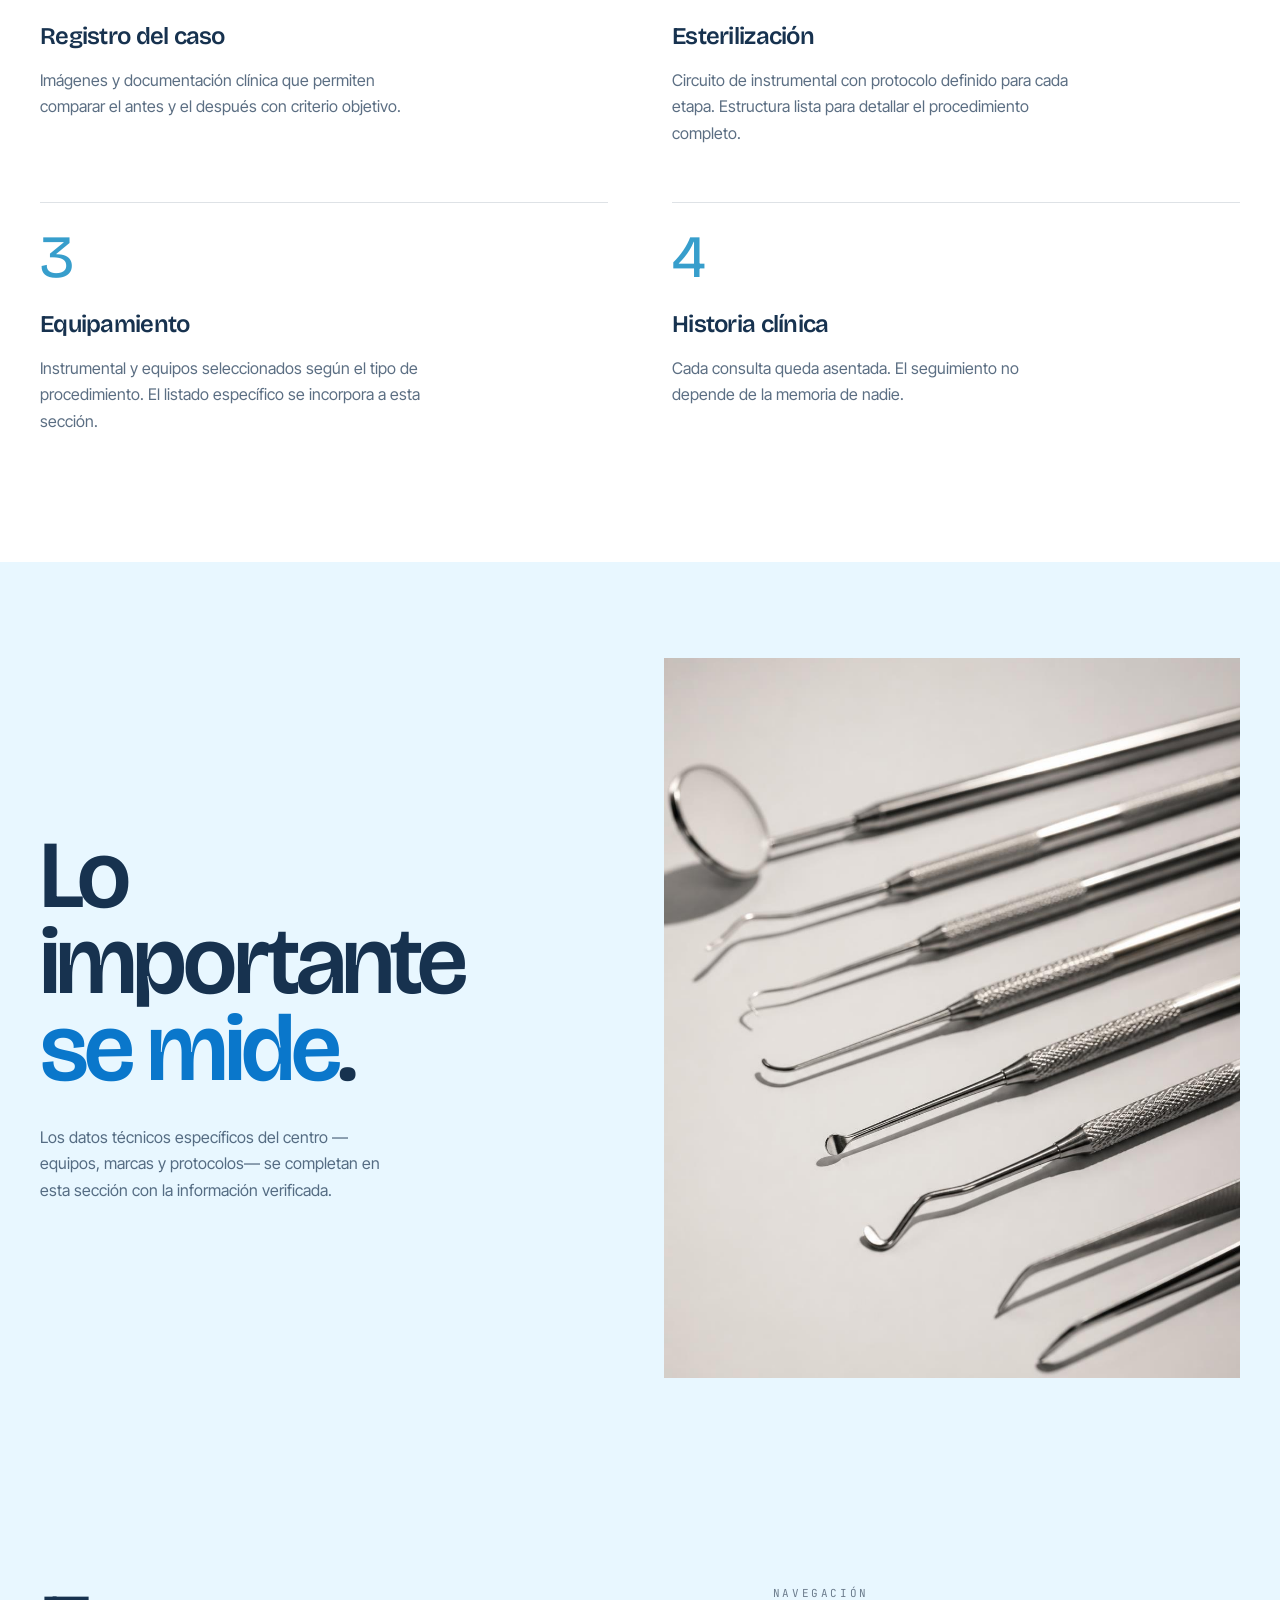
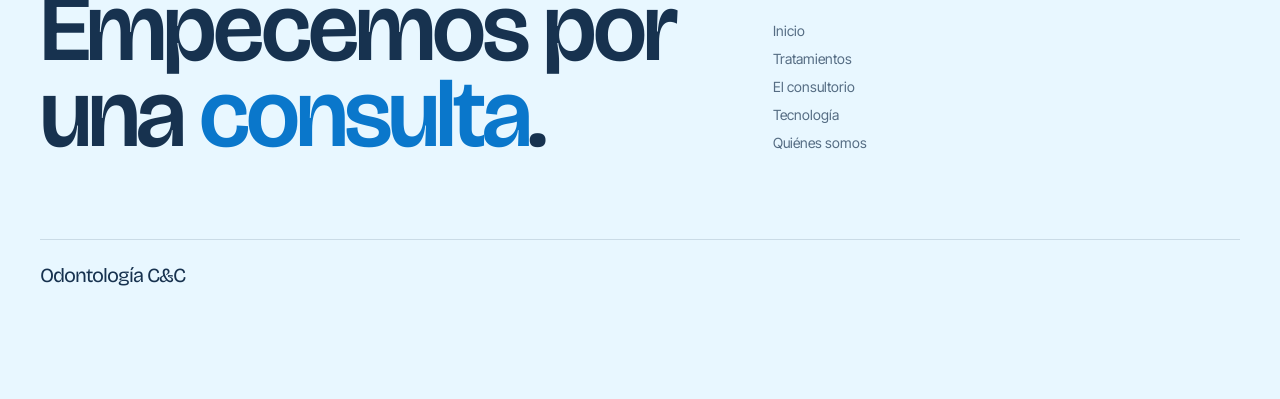
<file: tecnologia.html>
<!doctype html>
<html lang="es">

<head>
  <meta charset="utf-8" />
  <meta name="viewport" content="width=device-width, initial-scale=1" />
  <title>Tecnología y equipamiento Odontología C&amp;C</title>
  <meta name="description"
    content="Cómo trabaja Odontología C&amp;C: registros, protocolos de esterilización y equipamiento al servicio del diagnóstico." />
  <meta name="author" content="Odontología C&amp;C" />
  <meta property="og:type" content="website" />
  <meta property="og:title" content="Tecnología y equipamiento Odontología C&amp;C" />
  <meta property="og:description"
    content="Cómo trabaja Odontología C&amp;C: registros, protocolos de esterilización y equipamiento al servicio del diagnóstico." />
  <meta name="twitter:card" content="summary_large_image" />
  <link rel="preconnect" href="https://fonts.googleapis.com" />
  <link rel="preconnect" href="https://fonts.gstatic.com" crossorigin />
  <link rel="stylesheet"
    href="https://fonts.googleapis.com/css2?family=Bricolage+Grotesque:opsz,wght@12..96,500;12..96,600;12..96,700&family=Inter+Tight:wght@400;500&family=JetBrains+Mono:wght@400&display=swap" />
  <link rel="icon" href="favicon.png">
  <link rel="stylesheet" href="css/base.css" />
  <link rel="stylesheet" href="css/utils.css" />
  <link rel="stylesheet" href="css/efectos.css" />
</head>

<body>
  <div class="cortina" aria-hidden="true"></div>
  <header class="cabecera">
    <div class="contenedor">
      <a class="marca" href="index.html" aria-label="Inicio">
        <span class="marca-logo">C&amp;C</span>
        <span class="marca-subtexto">Odontología</span>
      </a>
      <div class="cabecera-derecha">
        <span class="pagina-actual">Tecnología</span>
        <span data-magnetic="0.35">
          <button type="button" class="boton-menu" data-menu-btn aria-expanded="false" aria-label="Abrir menú">
            <span data-menu-label>Menú</span>
            <span class="icono-menu" aria-hidden="true"><span></span><span></span></span>
          </button>
        </span>
      </div>
    </div>
  </header>

  <div class="menu">
    <div class="contenedor">
      <nav class="menu-lista">
        <span class="menu-fila"><a class="menu-enlace" href="index.html"><span class="menu-numero">1</span><span
              class="menu-texto titulo-grande">Inicio</span></a></span>
        <span class="menu-fila"><a class="menu-enlace" href="tratamientos.html"><span class="menu-numero">2</span><span
              class="menu-texto titulo-grande">Tratamientos</span></a></span>
        <span class="menu-fila"><a class="menu-enlace" href="consultorio.html"><span class="menu-numero">4</span><span
              class="menu-texto titulo-grande">El consultorio</span></a></span>
        <span class="menu-fila"><a class="menu-enlace activo" href="tecnologia.html"><span
              class="menu-numero">5</span><span class="menu-texto titulo-grande">Tecnología</span><span
              class="menu-aqui">Estás
              acá</span></a></span>
        <span class="menu-fila"><a class="menu-enlace" href="quienes-somos.html"><span class="menu-numero">6</span><span
              class="menu-texto titulo-grande">Quiénes somos</span></a></span>
      </nav>
      <div class="menu-info">
        <p class="fuente-texto parrafo-chico opacidad-60" style="max-width:20rem">Atención
          odontológica con tiempos reales y seguimiento del caso.</p>
      </div>
    </div>
  </div>

  <main>
    <section class="fondo-celeste relleno-abajo-16 relleno-arriba-36 med-ra-44">
      <div class="contenedor">
        <h1 class="titulo-xl mayusculas" data-split data-delay="0.1" data-trigger="load"><span
            class="linea-mascara"><span data-line-inner>Preci-</span></span><span class="linea-mascara"><span
              data-line-inner>sión</span></span></h1>
        <div class="grilla espacio-8 margen-arriba-10 med-columnas-12" data-reveal data-delay="0.4">
          <p class="fuente-texto parrafo opacidad-70 med-cs-5" style="max-width:44ch">La tecnología no reemplaza al
            criterio clínico:
            lo vuelve verificable. Sirve para medir, comparar y documentar lo que se hace.</p>
        </div>
      </div>
    </section>

    <section class="fondo-celeste relleno-abajo-24">
      <div class="contenedor">
        <div class="aspecto-16-8 ancho-completo" data-parallax data-amount="60"><img src="assets/scanner.jpg"
            alt="Escáner intraoral en uso durante una consulta" width="1600" height="1008" loading="lazy"
            decoding="async" /></div>
      </div>
    </section>

    <section class="fondo-claro relleno-vert-24 med-rv-32">
      <div class="contenedor">
        <div class="grilla espacio-x-16 espacio-y-14 margen-arriba-14 med-columnas-2">
          <div class="borde-arriba relleno-arriba-6" data-reveal data-y="30"><span
              class="fuente-titulo texto-6xl texto-arcilla">1</span>
            <h2 class="margen-arriba-6 fuente-titulo texto-2xl">Registro del caso</h2>
            <p class="margen-arriba-4 fuente-texto parrafo opacidad-70" style="max-width:44ch">Imágenes y documentación
              clínica que permiten
              comparar el antes y el después con criterio objetivo.</p>
          </div>
          <div class="borde-arriba relleno-arriba-6" data-reveal data-y="30"><span
              class="fuente-titulo texto-6xl texto-arcilla">2</span>
            <h2 class="margen-arriba-6 fuente-titulo texto-2xl">Esterilización</h2>
            <p class="margen-arriba-4 fuente-texto parrafo opacidad-70" style="max-width:44ch">Circuito de instrumental
              con protocolo definido
              para cada etapa. Estructura lista para detallar el procedimiento completo.</p>
          </div>
          <div class="borde-arriba relleno-arriba-6" data-reveal data-y="30"><span
              class="fuente-titulo texto-6xl texto-arcilla">3</span>
            <h2 class="margen-arriba-6 fuente-titulo texto-2xl">Equipamiento</h2>
            <p class="margen-arriba-4 fuente-texto parrafo opacidad-70" style="max-width:44ch">Instrumental y equipos
              seleccionados según el tipo
              de procedimiento. El listado específico se incorpora a esta sección.</p>
          </div>
          <div class="borde-arriba relleno-arriba-6" data-reveal data-y="30"><span
              class="fuente-titulo texto-6xl texto-arcilla">4</span>
            <h2 class="margen-arriba-6 fuente-titulo texto-2xl">Historia clínica</h2>
            <p class="margen-arriba-4 fuente-texto parrafo opacidad-70" style="max-width:44ch">Cada consulta queda
              asentada. El seguimiento no
              depende de la memoria de nadie.</p>
          </div>
        </div>
      </div>
    </section>

    <section class="fondo-celeste relleno-vert-24">
      <div class="contenedor grilla espacio-12 med-columnas-12">
        <div class="flexible columna justificar-centro med-cs-5" data-reveal data-y="40">
          <h2 class="titulo-grande" style="max-width:12ch">Lo importante <span class="texto-verde">se mide</span>.</h2>
          <p class="margen-arriba-8 fuente-texto parrafo opacidad-70" style="max-width:38ch">Los datos técnicos
            específicos del centro —equipos,
            marcas y protocolos— se completan en esta sección con la información verificada.</p>
        </div>
        <div class="med-cs-6 med-ci-7">
          <div class="aspecto-4-5 ancho-completo" data-parallax data-amount="60"><img src="assets/instruments.jpg"
              alt="Instrumental de precisión" width="1200" height="1504" loading="lazy" decoding="async" /></div>
        </div>
      </div>
    </section>
  </main>
  <footer class="fondo-celeste">
    <div class="contenedor relleno-vert-20 med-rv-28">
      <div class="grilla espacio-14 med-columnas-12">
        <div class="med-cs-7">
          <h2 class="titulo-grande" style="max-width:12ch">Empecemos por una <span class="texto-verde">consulta</span>.
          </h2>
        </div>
        <div class="grilla espacio-10 med-cs-5 med-columnas-2">
          <div>
            <p class="etiqueta">Navegación</p>
            <ul class="margen-arriba-5 separacion-y-2">
              <li><a class="fuente-texto texto-chico opacidad-70" href="index.html">Inicio</a></li>
              <li><a class="fuente-texto texto-chico opacidad-70" href="tratamientos.html">Tratamientos</a></li>
              <li><a class="fuente-texto texto-chico opacidad-70" href="consultorio.html">El consultorio</a></li>
              <li><a class="fuente-texto texto-chico opacidad-70" href="tecnologia.html">Tecnología</a></li>
              <li><a class="fuente-texto texto-chico opacidad-70" href="quienes-somos.html">Quiénes somos</a></li>
            </ul>
          </div>
        </div>
      </div>
      <div class="margen-arriba-20 flexible columna espacio-3 borde-arriba relleno-arriba-6 peq-fila peq-ac peq-je">
        <span class="fuente-titulo texto-xl" style="letter-spacing:-0.05em">Odontología C&amp;C</span>
      </div>
    </div>
  </footer>
  <script src="js/site.js" defer></script>
  <script src="js/efectos.js" defer></script>
</body>

</html>
</file>
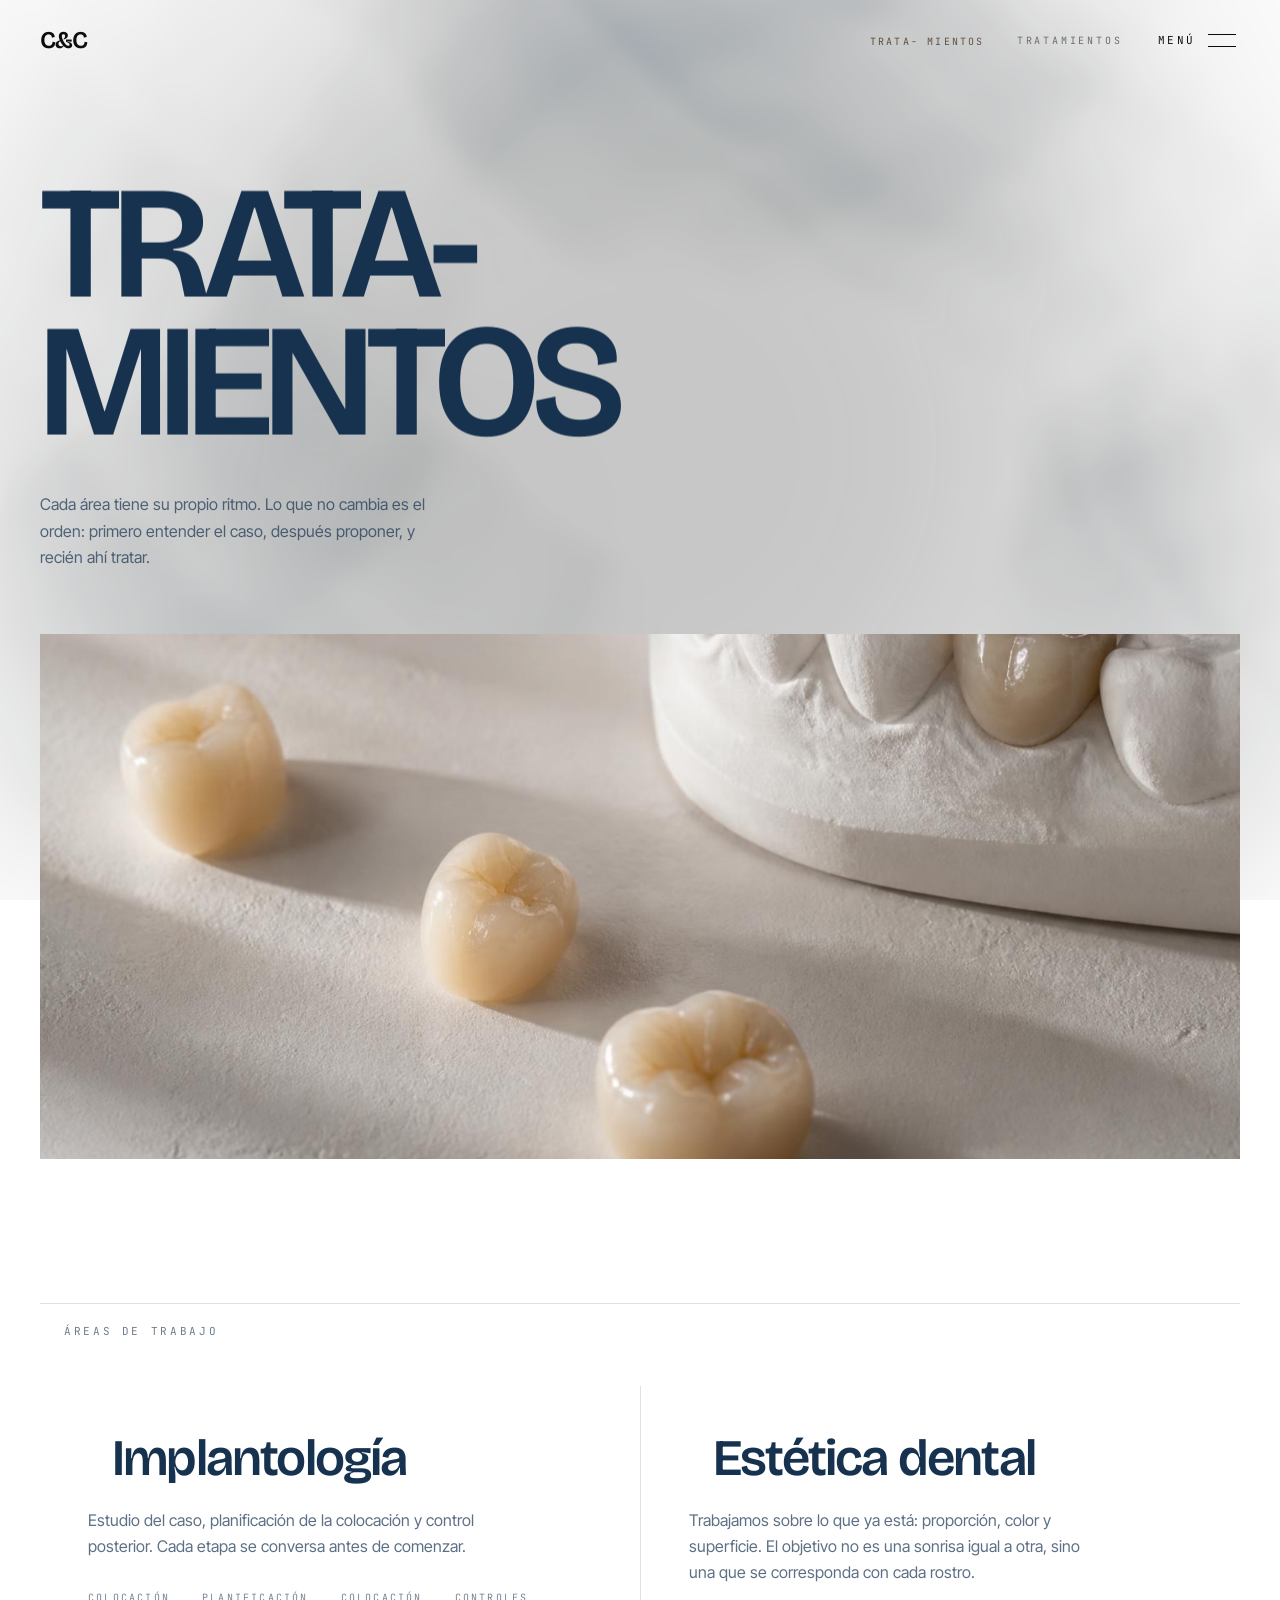
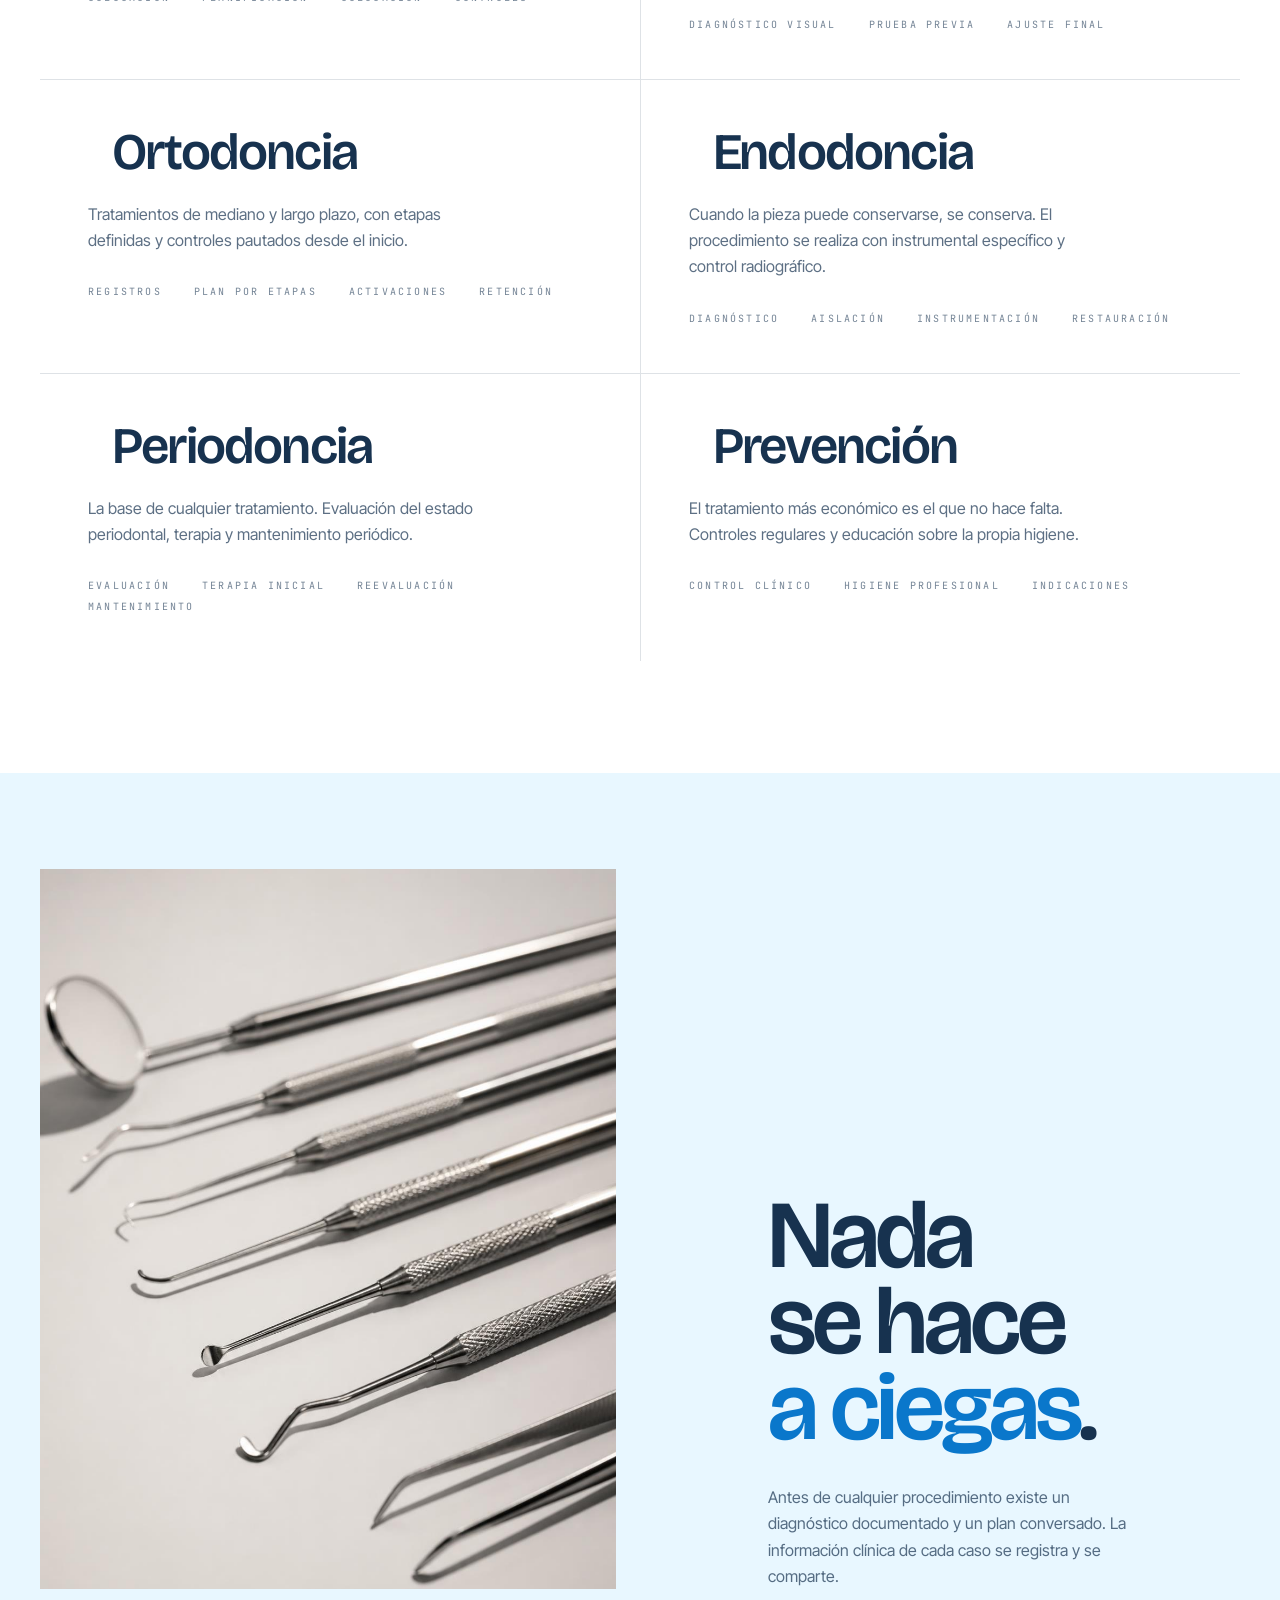
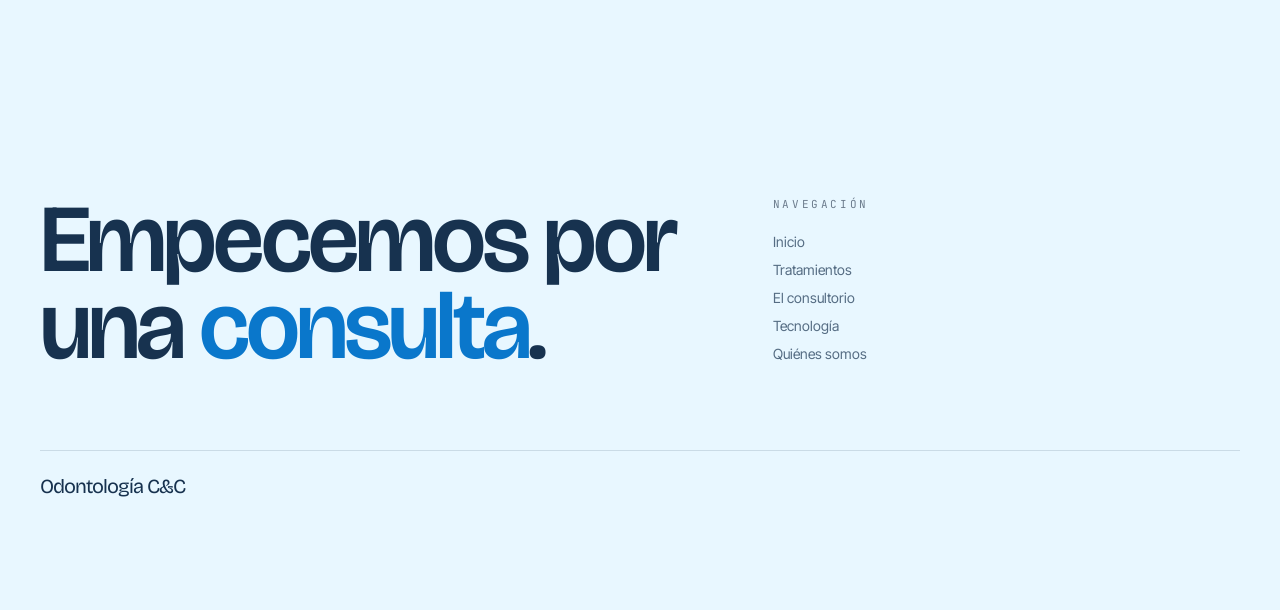
<file: tratamientos.html>
<!doctype html>
<html lang="es">

<head>
  <meta charset="utf-8" />
  <meta name="viewport" content="width=device-width, initial-scale=1" />
  <title>Tratamientos Odontología C&amp;C</title>
  <meta name="description"
    content="Implantología, estética dental, ortodoncia, endodoncia, periodoncia y prevención en Odontología C&amp;C." />
  <meta name="author" content="Odontología C&amp;C" />
  <meta property="og:type" content="website" />
  <meta property="og:title" content="Tratamientos Odontología C&amp;C" />
  <meta property="og:description"
    content="Implantología, estética dental, ortodoncia, endodoncia, periodoncia y prevención en Odontología C&amp;C." />
  <meta name="twitter:card" content="summary_large_image" />
  <link rel="preconnect" href="https://fonts.googleapis.com" />
  <link rel="preconnect" href="https://fonts.gstatic.com" crossorigin />
  <link rel="stylesheet"
    href="https://fonts.googleapis.com/css2?family=Bricolage+Grotesque:opsz,wght@12..96,500;12..96,600;12..96,700&family=Inter+Tight:wght@400;500&family=JetBrains+Mono:wght@400&display=swap" />
  <link rel="icon" href="favicon.png">
  <link rel="stylesheet" href="css/base.css" />
  <link rel="stylesheet" href="css/utils.css" />
  <link rel="stylesheet" href="css/efectos.css" />
</head>

<body>
  <div class="cortina" aria-hidden="true"></div>
  <header class="cabecera">
    <div class="contenedor">
      <a class="marca" href="index.html" aria-label="Inicio">
        <span class="marca-logo">C&amp;C</span>
        <span class="marca-subtexto">Odontología</span>
      </a>
      <div class="cabecera-derecha">
        <span class="pagina-actual"> Tratamientos</span>
        <span data-magnetic="0.35">
          <button type="button" class="boton-menu" data-menu-btn aria-expanded="false" aria-label="Abrir menú">
            <span data-menu-label>Menú</span>
            <span class="icono-menu" aria-hidden="true"><span></span><span></span></span>
          </button>
        </span>
      </div>
    </div>
  </header>

  <div class="menu">
    <div class="contenedor">
      <nav class="menu-lista">
        <span class="menu-fila"><a class="menu-enlace" href="index.html"><span class="menu-numero">1</span><span
              class="menu-texto titulo-grande">Inicio</span></a></span>
        <span class="menu-fila"><a class="menu-enlace activo" href="tratamientos.html"><span
              class="menu-numero">2</span><span class="menu-texto titulo-grande">Tratamientos</span><span
              class="menu-aqui">Estás acá</span></a></span>
        <span class="menu-fila"><a class="menu-enlace" href="consultorio.html"><span class="menu-numero">4</span><span
              class="menu-texto titulo-grande">El consultorio</span></a></span>
        <span class="menu-fila"><a class="menu-enlace" href="tecnologia.html"><span class="menu-numero">5</span><span
              class="menu-texto titulo-grande">Tecnología</span></a></span>
        <span class="menu-fila"><a class="menu-enlace" href="quienes-somos.html"><span class="menu-numero">6</span><span
              class="menu-texto titulo-grande">Quiénes somos</span></a></span>
      </nav>
      <div class="menu-info">
        <p class="fuente-texto parrafo-chico opacidad-60" style="max-width:20rem">Atención
          odontológica con tiempos reales y seguimiento del caso.</p>
      </div>
    </div>
  </div>

  <main>
    <section class="fondo-claro relleno-abajo-16 relleno-arriba-36 med-ra-44">
      <div class="contenedor">
        <h1 class="titulo-xl mayusculas" data-split data-delay="0.1" data-trigger="load"><span
            class="linea-mascara"><span data-line-inner>Trata-</span></span><span class="linea-mascara"><span
              data-line-inner>mientos</span></span>
        </h1>
        <div class="grilla espacio-8 margen-arriba-10 med-columnas-12" data-reveal data-delay="0.4">
          <p class="fuente-texto parrafo opacidad-70 med-cs-5" style="max-width:44ch">Cada área tiene su propio ritmo.
            Lo que no cambia
            es el orden: primero entender el caso, después proponer, y recién ahí tratar.</p>
        </div>
      </div>
    </section>

    <section class="fondo-claro relleno-abajo-8">
      <div class="contenedor">
        <div class="aspecto-16-7 ancho-completo" data-parallax data-amount="60"><img src="assets/ceramics.jpg"
            alt="Cerámicas dentales sobre superficie clara" width="1600" height="1008" loading="lazy"
            decoding="async" /></div>
      </div>
    </section>

    <section class="fondo-claro relleno-vert-20 med-rv-28">
      <div class="contenedor">
        <div class="cabecera-seccion"><span class="etiqueta"></span><span class="etiqueta">Áreas de trabajo</span>
        </div>
        <div class="grilla-tarjetas margen-arriba-12 med-columnas-2">
          <article class="tarjeta tarjeta-hover relleno-8 med-relleno-12 relativo">
            <div class="flexible alinear-base espacio-6"><span class="texto-mono-11 opacidad-50"></span>
              <h2 class="titulo-mediano">Implantología</h2>
            </div>
            <p class="margen-arriba-6 fuente-texto parrafo opacidad-70" style="max-width:46ch">Estudio del caso,
              planificación de la colocación y
              control posterior. Cada etapa se conversa antes de comenzar.</p>
            <ul class="margen-arriba-8 flexible envolver espacio-x-8 espacio-y-2">
              <li class="texto-mono-10 mayusculas opacidad-60">Colocación</li>
              <li class="texto-mono-10 mayusculas opacidad-60">Planificación</li>
              <li class="texto-mono-10 mayusculas opacidad-60">Colocación</li>
              <li class="texto-mono-10 mayusculas opacidad-60">Controles</li>
            </ul>
          </article>
          <article class="tarjeta tarjeta-hover relleno-8 med-relleno-12 relativo">
            <div class="flexible alinear-base espacio-6"><span class="texto-mono-11 opacidad-50"></span>
              <h2 class="titulo-mediano">Estética dental</h2>
            </div>
            <p class="margen-arriba-6 fuente-texto parrafo opacidad-70" style="max-width:46ch">Trabajamos sobre lo que
              ya está: proporción, color
              y superficie. El objetivo no es una sonrisa igual a otra, sino una que se corresponda con cada rostro.</p>
            <ul class="margen-arriba-8 flexible envolver espacio-x-8 espacio-y-2">
              <li class="texto-mono-10 mayusculas opacidad-60">Diagnóstico visual</li>
              <li class="texto-mono-10 mayusculas opacidad-60">Prueba previa</li>
              <li class="texto-mono-10 mayusculas opacidad-60">Ajuste final</li>
            </ul>
          </article>
          <article class="tarjeta tarjeta-hover relleno-8 med-relleno-12 relativo">
            <div class="flexible alinear-base espacio-6"><span class="texto-mono-11 opacidad-50"></span>
              <h2 class="titulo-mediano">Ortodoncia</h2>
            </div>
            <p class="margen-arriba-6 fuente-texto parrafo opacidad-70" style="max-width:46ch">Tratamientos de mediano y
              largo plazo, con etapas
              definidas y controles pautados desde el inicio.</p>
            <ul class="margen-arriba-8 flexible envolver espacio-x-8 espacio-y-2">
              <li class="texto-mono-10 mayusculas opacidad-60">Registros</li>
              <li class="texto-mono-10 mayusculas opacidad-60">Plan por etapas</li>
              <li class="texto-mono-10 mayusculas opacidad-60">Activaciones</li>
              <li class="texto-mono-10 mayusculas opacidad-60">Retención</li>
            </ul>
          </article>
          <article class="tarjeta tarjeta-hover relleno-8 med-relleno-12 relativo">
            <div class="flexible alinear-base espacio-6"><span class="texto-mono-11 opacidad-50"></span>
              <h2 class="titulo-mediano">Endodoncia</h2>
            </div>
            <p class="margen-arriba-6 fuente-texto parrafo opacidad-70" style="max-width:46ch">Cuando la pieza puede
              conservarse, se conserva. El
              procedimiento se realiza con instrumental específico y control radiográfico.</p>
            <ul class="margen-arriba-8 flexible envolver espacio-x-8 espacio-y-2">
              <li class="texto-mono-10 mayusculas opacidad-60">Diagnóstico</li>
              <li class="texto-mono-10 mayusculas opacidad-60">Aislación</li>
              <li class="texto-mono-10 mayusculas opacidad-60">Instrumentación</li>
              <li class="texto-mono-10 mayusculas opacidad-60">Restauración</li>
            </ul>
          </article>
          <article class="tarjeta tarjeta-hover relleno-8 med-relleno-12 relativo">
            <div class="flexible alinear-base espacio-6"><span class="texto-mono-11 opacidad-50"></span>
              <h2 class="titulo-mediano">Periodoncia</h2>
            </div>
            <p class="margen-arriba-6 fuente-texto parrafo opacidad-70" style="max-width:46ch">La base de cualquier
              tratamiento. Evaluación del
              estado periodontal, terapia y mantenimiento periódico.</p>
            <ul class="margen-arriba-8 flexible envolver espacio-x-8 espacio-y-2">
              <li class="texto-mono-10 mayusculas opacidad-60">Evaluación</li>
              <li class="texto-mono-10 mayusculas opacidad-60">Terapia inicial</li>
              <li class="texto-mono-10 mayusculas opacidad-60">Reevaluación</li>
              <li class="texto-mono-10 mayusculas opacidad-60">Mantenimiento</li>
            </ul>
          </article>
          <article class="tarjeta tarjeta-hover relleno-8 med-relleno-12 relativo">
            <div class="flexible alinear-base espacio-6"><span class="texto-mono-11 opacidad-50"></span>
              <h2 class="titulo-mediano">Prevención</h2>
            </div>
            <p class="margen-arriba-6 fuente-texto parrafo opacidad-70" style="max-width:46ch">El tratamiento más
              económico es el que no hace
              falta. Controles regulares y educación sobre la propia higiene.</p>
            <ul class="margen-arriba-8 flexible envolver espacio-x-8 espacio-y-2">
              <li class="texto-mono-10 mayusculas opacidad-60">Control clínico</li>
              <li class="texto-mono-10 mayusculas opacidad-60">Higiene profesional</li>
              <li class="texto-mono-10 mayusculas opacidad-60">Indicaciones</li>
            </ul>
          </article>
        </div>
      </div>
    </section>

    <section class="fondo-celeste relleno-vert-24">
      <div class="contenedor grilla espacio-12 med-columnas-12">
        <div class="med-cs-6">
          <div class="aspecto-4-5 ancho-completo" data-parallax data-amount="60"><img src="assets/instruments.jpg"
              alt="Instrumental odontológico dispuesto en orden" width="1200" height="1504" loading="lazy"
              decoding="async" /></div>
        </div>
        <div class="flexible columna justificar-final med-cs-5 med-ci-8" data-reveal data-y="40">
          <h2 class="titulo-grande" style="max-width:12ch">Nada se hace <span class="texto-verde">a ciegas</span>.</h2>
          <p class="margen-arriba-8 fuente-texto parrafo opacidad-70" style="max-width:40ch">Antes de cualquier
            procedimiento existe un
            diagnóstico documentado y un plan conversado. La información clínica de cada caso se registra y se comparte.
          </p>
        </div>
      </div>
    </section>
  </main>
  <footer class="fondo-celeste">
    <div class="contenedor relleno-vert-20 med-rv-28">
      <div class="grilla espacio-14 med-columnas-12">
        <div class="med-cs-7">
          <h2 class="titulo-grande" style="max-width:12ch">Empecemos por una <span class="texto-verde">consulta</span>.
          </h2>
        </div>
        <div class="grilla espacio-10 med-cs-5 med-columnas-2">
          <div>
            <p class="etiqueta">Navegación</p>
            <ul class="margen-arriba-5 separacion-y-2">
              <li><a class="fuente-texto texto-chico opacidad-70" href="index.html">Inicio</a></li>
              <li><a class="fuente-texto texto-chico opacidad-70" href="tratamientos.html">Tratamientos</a></li>
              <li><a class="fuente-texto texto-chico opacidad-70" href="consultorio.html">El consultorio</a></li>
              <li><a class="fuente-texto texto-chico opacidad-70" href="tecnologia.html">Tecnología</a></li>
              <li><a class="fuente-texto texto-chico opacidad-70" href="quienes-somos.html">Quiénes somos</a></li>
            </ul>
          </div>
        </div>
      </div>
      <div class="margen-arriba-20 flexible columna espacio-3 borde-arriba relleno-arriba-6 peq-fila peq-ac peq-je">
        <span class="fuente-titulo texto-xl" style="letter-spacing:-0.05em">Odontología C&amp;C</span>
      </div>
    </div>
  </footer>
  <script src="js/site.js" defer></script>
  <script src="js/efectos.js" defer></script>

</body>

</html>
</file>
<file: css/base.css>
:root {
  --ink: oklch(0.31 0.062 252);
  --ink-soft: oklch(0.42 0.055 252);
  --bone: oklch(1 0 0);
  --bone-deep: oklch(0.955 0.026 240);
  --stone: oklch(0.58 0.032 250);
  --mint: oklch(0.56 0.155 250);
  --clay: oklch(0.66 0.115 232);
  --sky: oklch(0.968 0.021 240);
  --sky-deep: oklch(0.925 0.041 238);
  --line: oklch(0.31 0.062 252 / 0.14);
  --line-invert: oklch(0.31 0.062 252 / 0.1);
  --background: var(--bone);
  --foreground: var(--ink);

  --font-display: "Bricolage Grotesque", ui-sans-serif, system-ui, sans-serif;
  --font-sans: "Inter Tight", ui-sans-serif, system-ui, sans-serif;
  --font-mono: "JetBrains Mono", ui-monospace, monospace;
  --ease-out-expo: cubic-bezier(0.16, 1, 0.3, 1);
}

*,
*::before,
*::after {
  box-sizing: border-box;
  border: 0 solid var(--line);
}

html {
  -webkit-font-smoothing: antialiased;
  text-rendering: optimizeLegibility;
}

body {
  margin: 0;
  background-color: var(--background);
  color: var(--foreground);
  font-family: var(--font-sans);
  overflow-x: hidden;
}

img {
  display: block;
  max-width: 100%;
}

a {
  color: inherit;
  text-decoration: none;
}

button {
  font: inherit;
  color: inherit;
  background: none;
  cursor: pointer;
}

ul {
  list-style: none;
  margin: 0;
  padding: 0;
}

p,
h1,
h2,
h3,
dl,
dd {
  margin: 0;
}

::selection {
  background: var(--sky-deep);
  color: var(--ink);
}

h1,
h2,
h3 {
  font-family: var(--font-display);
  font-weight: 600;
  letter-spacing: -0.035em;
  line-height: 0.92;
  text-wrap: balance;
}


.fondo-celeste {
  background-color: var(--sky);
  color: var(--ink);
}

.fondo-claro {
  background-color: var(--bone);
  color: var(--ink);
}

.contenedor {
  width: 100%;
  margin-inline: auto;
  max-width: 100rem;
  padding-inline: 1.25rem;
}

@media (width >= 48rem) {
  .contenedor {
    padding-inline: 2.5rem;
  }
}

@media (width >= 90rem) {
  .contenedor {
    padding-inline: 4rem;
  }
}

.etiqueta {
  font-family: var(--font-mono);
  font-size: 0.6875rem;
  text-transform: uppercase;
  letter-spacing: 0.24em;
  color: var(--stone);
}

.titulo-xl {
  font-family: var(--font-display);
  font-weight: 600;
  letter-spacing: -0.045em;
  line-height: 0.86;
  font-size: clamp(3rem, 12.5vw, 15rem);
}

.titulo-grande {
  font-family: var(--font-display);
  font-weight: 600;
  letter-spacing: -0.04em;
  line-height: 0.9;
  font-size: clamp(2.5rem, 7.5vw, 7rem);
}

.titulo-mediano {
  font-family: var(--font-display);
  font-weight: 600;
  letter-spacing: -0.035em;
  line-height: 0.95;
  font-size: clamp(1.875rem, 4vw, 3.5rem);
}

.linea-mascara {
  display: block;
  overflow: hidden;
}

.mayusculas {
  text-transform: uppercase;
}
.texto-verde {
  color: var(--mint);
}
.texto-arcilla {
  color: var(--clay);
}
.texto-gris {
  color: var(--stone);
}
.fuente-titulo {
  font-family: var(--font-display);
  letter-spacing: -0.03em;
}
.fuente-texto {
  font-family: var(--font-sans);
}
.fuente-mono {
  font-family: var(--font-mono);
}
.texto-mono-10 {
  font-family: var(--font-mono);
  font-size: 10px;
  letter-spacing: 0.22em;
}
.texto-mono-11 {
  font-family: var(--font-mono);
  font-size: 11px;
  letter-spacing: 0.2em;
}
.mayusculas {
  text-transform: uppercase;
}
.parrafo {
  font-size: 1rem;
  line-height: 1.65;
}
.parrafo-chico {
  font-size: 0.875rem;
  line-height: 1.65;
}
.borde-arriba {
  border-top-width: 1px;
}
.borde-abajo {
  border-bottom-width: 1px;
}
.borde-vertical {
  border-top-width: 1px;
  border-bottom-width: 1px;
}
.borde-actual {
  border-color: currentColor;
}
.borde-suave {
  border-color: color-mix(in oklab, currentColor 15%, transparent);
}


[data-reveal] {
  opacity: 0;
  transform: translateY(var(--reveal-y, 28px));
  transition:
    opacity 1s var(--ease-out-expo),
    transform 1s var(--ease-out-expo);
  transition-delay: var(--reveal-delay, 0s);
}

[data-reveal].animado {
  opacity: 1;
  transform: translateY(0);
}

[data-line-inner] {
  display: block;
  transform: translateY(105%);
  opacity: 0;
  will-change: transform;
  transition:
    transform 1.15s var(--ease-out-expo),
    opacity 1.15s var(--ease-out-expo);
  transition-delay: var(--line-delay, 0s);
}

[data-line-inner].animado {
  transform: translateY(0);
  opacity: 1;
}

[data-parallax] {
  position: relative;
  overflow: hidden;
  clip-path: inset(14% 0% 14% 0%);
  transition: clip-path 1.4s var(--ease-out-expo);
}

[data-parallax].animado {
  clip-path: inset(0% 0% 0% 0%);
}

[data-parallax] img {
  height: 100%;
  width: 100%;
  object-fit: cover;
  transform: scale(1.12);
  will-change: transform;
}

[data-magnetic] {
  display: inline-block;
  will-change: transform;
}

@keyframes cc-marquee {
  from {
    transform: translate3d(0, 0, 0);
  }
  to {
    transform: translate3d(-50%, 0, 0);
  }
}

.carrusel {
  overflow: hidden;
}

.carrusel-pista {
  display: inline-flex;
  white-space: nowrap;
  will-change: transform;
  animation: cc-marquee var(--marquee-duration, 38s) linear infinite;
}

.carrusel:hover .carrusel-pista {
}

.carrusel-item {
  display: flex;
  align-items: center;
  gap: 2rem;
  padding-right: 2rem;
}

.carrusel-punto {
  display: inline-block;
  height: 0.5rem;
  width: 0.5rem;
  border-radius: 999px;
  background: var(--ink-soft);
}


.cabecera {
  position: fixed;
  inset-inline: 0;
  top: 0;
  z-index: 160;
  mix-blend-mode: difference;
  color: #fff;
}

.cabecera .contenedor {
  display: flex;
  height: 5rem;
  align-items: center;
  justify-content: space-between;
  color: #fff;
}

.marca {
  display: flex;
  align-items: baseline;
  gap: 0.75rem;
}

.marca-logo {
  font-family: var(--font-display);
  font-size: 1.5rem;
  font-weight: 600;
  letter-spacing: -0.05em;
}

.marca-subtexto {
  display: none;
  font-family: var(--font-mono);
  font-size: 10px;
  text-transform: uppercase;
  letter-spacing: 0.28em;
  opacity: 0.6;
}

@media (width >= 40rem) {
  .marca-subtexto {
    display: none;
  }
}

.cabecera-derecha {
  display: flex;
  align-items: center;
  gap: 2rem;
}

.pagina-actual {
  display: none;
  font-family: var(--font-mono);
  font-size: 10px;
  text-transform: uppercase;
  letter-spacing: 0.28em;
  opacity: 0.6;
}

@media (width >= 48rem) {
  .pagina-actual {
    display: block;
  }
}

.boton-menu {
  display: flex;
  height: 2.75rem;
  align-items: center;
  gap: 0.75rem;
  padding-inline: 0.25rem;
  font-family: var(--font-mono);
  font-size: 11px;
  text-transform: uppercase;
  letter-spacing: 0.22em;
}

.icono-menu {
  position: relative;
  display: block;
  height: 0.75rem;
  width: 1.75rem;
}

.icono-menu span {
  position: absolute;
  left: 0;
  display: block;
  height: 1px;
  width: 100%;
  background: currentColor;
  transition: transform 0.5s var(--ease-out-expo);
}

.icono-menu span:nth-child(1) {
  top: 0;
}
.icono-menu span:nth-child(2) {
  top: 0.75rem;
}

.abierto .icono-menu span:nth-child(1) {
  top: 0.375rem;
  transform: rotate(45deg);
}
.abierto .icono-menu span:nth-child(2) {
  top: 0.375rem;
  transform: rotate(-45deg);
}

.menu {
  position: fixed;
  inset: 0;
  z-index: 155;
  display: none;
  background: var(--bone);
  color: var(--ink);
  clip-path: inset(0% 0% 100% 0%);
  transition: clip-path 0.6s cubic-bezier(0.87, 0, 0.13, 1);
}

.menu.visible {
  display: block;
}

.menu.abierto {
  clip-path: inset(0% 0% 0% 0%);
}

.menu > .contenedor {
  display: flex;
  height: 100%;
  flex-direction: column;
  justify-content: flex-start;
  padding-top: 7rem;
  padding-bottom: 2.5rem;
}

.menu-lista {
  display: flex;
  flex-direction: column;
}

.menu-fila {
  display: block;
  overflow: hidden;
}

.menu-fila:not(:last-child) {
  border-bottom-width: 1px;
}

.menu-enlace {
  display: flex;
  align-items: baseline;
  gap: 1.25rem;
  padding-block: 0.75rem;
  transform: translateY(110%);
  opacity: 0;
  transition:
    transform 0.85s var(--ease-out-expo),
    opacity 0.85s var(--ease-out-expo);
  transition-delay: var(--nav-delay, 0s);
}

@media (width >= 48rem) {
  .menu-enlace {
    gap: 2.5rem;
    padding-block: 1rem;
  }
}

.menu.abierto .menu-enlace {
  transform: translateY(0);
  opacity: 1;
}

.menu-numero {
  font-family: var(--font-mono);
  font-size: 10px;
  letter-spacing: 0.22em;
  color: var(--mint);
}

.menu-texto {
  opacity: 0.55;
  transition:
    opacity 0.5s var(--ease-out-expo),
    transform 0.5s var(--ease-out-expo);
}

.menu-enlace:hover .menu-texto {
  opacity: 1;
  transform: translateX(0.75rem);
}

.menu-enlace.activo .menu-texto {
  opacity: 1;
}

.menu-aqui {
  display: none;
  margin-left: auto;
  font-family: var(--font-mono);
  font-size: 10px;
  text-transform: uppercase;
  letter-spacing: 0.22em;
  color: var(--mint);
}

@media (width >= 48rem) {
  .menu-aqui {
    display: block;
  }
}

.menu-info {
  display: grid;
  gap: 1.5rem;
  border-top-width: 1px;
  margin-top: 0.75rem;
  padding-top: 0.75rem;
  opacity: 0;
  transition: opacity 0.5s linear 0.35s;
}

.menu.abierto .menu-info {
  opacity: 1;
}

@media (width >= 48rem) {
  .menu-info {
    grid-template-columns: repeat(3, minmax(0, 1fr));
    margin-top: 1rem;
    padding-top: 1rem;
  }
}


.boton {
  position: relative;
  display: inline-flex;
  align-items: center;
  gap: 1rem;
  overflow: hidden;
  padding: 1rem 2rem;
  font-family: var(--font-mono);
  font-size: 11px;
  text-transform: uppercase;
  letter-spacing: 0.22em;
}

.boton .flecha {
  position: relative;
  transition: transform 0.5s var(--ease-out-expo);
}

.boton:hover .flecha {
  transform: translateX(0.375rem);
}

.boton-solido {
  background: var(--ink);
  color: var(--bone);
}

.boton-borde {
  border-width: 1px;
  color: var(--ink);
  transition: background-color 0.4s var(--ease-out-expo);
}

.boton-borde:hover {
  background: var(--sky);
}

.enlace-flecha {
  display: inline-flex;
  align-items: center;
  gap: 1rem;
  border-bottom-width: 1px;
  border-color: currentColor;
  padding-bottom: 0.5rem;
  font-family: var(--font-mono);
  font-size: 11px;
  text-transform: uppercase;
  letter-spacing: 0.22em;
}

.enlace-flecha .barra {
  display: inline-block;
  height: 1px;
  width: 2.5rem;
  background: currentColor;
  transition: width 0.5s var(--ease-out-expo);
}

.enlace-flecha:hover .barra {
  width: 4rem;
}


.grilla-coberturas {
  display: grid;
  grid-template-columns: repeat(2, minmax(0, 1fr));
  border-left-width: 1px;
  border-top-width: 1px;
}

@media (width >= 40rem) {
  .grilla-coberturas {
    grid-template-columns: repeat(3, minmax(0, 1fr));
  }
}

@media (width >= 64rem) {
  .grilla-coberturas {
    grid-template-columns: repeat(4, minmax(0, 1fr));
  }
}

.celda-cobertura {
  position: relative;
  display: grid;
  place-items: center;
  border-bottom-width: 1px;
  border-right-width: 1px;
  padding-inline: 1.5rem;
  height: 7rem;
  background: var(--bone);
  transition: background-color 0.5s var(--ease-out-expo);
}

.grilla-gde .celda-cobertura {
  height: 8rem;
}

a.celda-cobertura:hover {
  background: var(--sky);
}

.celda-cobertura img {
  width: auto;
  max-height: 3rem;
  max-width: 76%;
  object-fit: contain;
  transition: transform 0.5s var(--ease-out-expo);
}

.grilla-gde .celda-cobertura img {
  max-height: 3.5rem;
  max-width: 72%;
}

a.celda-cobertura:hover img {
  transform: translateY(-0.25rem);
}

.celda-cobertura .externo {
  position: absolute;
  bottom: 0.75rem;
  right: 1rem;
  opacity: 0;
  transition: opacity 0.3s linear;
}

a.celda-cobertura:hover .externo {
  opacity: 0.6;
}

.mas-coberturas {
  font-family: var(--font-display);
  letter-spacing: -0.03em;
  color: var(--stone);
  font-size: 1.25rem;
}

.grilla-gde .mas-coberturas {
  font-size: 1.5rem;
}


.fila-indice {
  display: grid;
  grid-template-columns: repeat(12, minmax(0, 1fr));
  align-items: baseline;
  gap: 1rem;
  border-bottom-width: 1px;
  padding-block: 1.5rem;
  transition: color 0.5s var(--ease-out-expo);
}

.fila-indice:hover {
  color: var(--clay);
}

.fila-indice .nombre-indice {
  transition: transform 0.5s var(--ease-out-expo);
}

.fila-indice:hover .nombre-indice {
  transform: translateX(0.75rem);
}

.grilla-tarjetas {
  display: grid;
  gap: 1px;
  background: var(--line);
}

.tarjeta {
  background: var(--bone);
  transition:
    background-color 0.5s var(--ease-out-expo),
    color 0.5s var(--ease-out-expo);
}

.tarjeta-hover:hover {
  background: var(--ink);
  color: var(--bone);
}

.cabecera-seccion {
  display: flex;
  align-items: center;
  gap: 1.5rem;
  border-top-width: 1px;
  border-color: color-mix(in oklab, currentColor 15%, transparent);
  padding-top: 1.25rem;
}

.cabecera-seccion .derecha {
  margin-left: auto;
}

.divisor > * + * {
  border-top-width: 1px;
}


.cortina {
  position: fixed;
  inset: 0;
  z-index: 150;
  display: none;
  background: var(--sky-deep);
  clip-path: inset(100% 0% 0% 0%);
}

.cortina.activo {
  display: block;
}

@media (prefers-reduced-motion: reduce) {
  .carrusel-pista {
    animation: none;
  }
  *,
  *::before,
  *::after {
    transition-duration: 0.01ms !important;
    animation-duration: 0.01ms !important;
  }
  [data-reveal],
  [data-line-inner] {
    opacity: 1;
    transform: none;
  }
  [data-parallax] {
    clip-path: inset(0% 0% 0% 0%);
  }
}


.tarjeta-equipo {
  position: relative;
  display: flex;
  flex-direction: column;
  justify-content: space-between;
  min-height: 26rem;
  padding: 2rem;
  background: var(--sky);
  overflow: hidden;
  transition: background-color 0.5s var(--ease-out-expo);
}
.tarjeta-equipo:hover {
  background: var(--bone);
}
.eq-arr {
  display: flex;
  align-items: baseline;
  justify-content: space-between;
  gap: 1rem;
}
.eq-num {
  font-family: var(--font-display);
  font-weight: 600;
  font-size: clamp(6rem, 12vw, 10rem);
  line-height: 0.9;
  letter-spacing: -0.06em;
  color: var(--mint);
  margin-top: 3rem;
  user-select: none;
}
.eq-pie {
  display: flex;
  flex-wrap: wrap;
  gap: 0.5rem 1.5rem;
  margin-top: 2.5rem;
  padding-top: 1.25rem;
  border-top: 1px solid var(--line);
  font-family: var(--font-mono);
  font-size: 10px;
  text-transform: uppercase;
  letter-spacing: 0.22em;
  opacity: 0.55;
}
.progreso-lectura {
  position: fixed;
  top: 0;
  left: 0;
  height: 2px;
  width: 100%;
  transform: scaleX(0);
  transform-origin: 0 50%;
  background: var(--mint);
  z-index: 200;
  will-change: transform;
}
.cta-flotante {
  position: fixed;
  z-index: 170;
  right: 1rem;
  left: auto;
  bottom: 1rem;
  display: flex;
  align-items: center;
  justify-content: center;
  width: 60px;
  height: 60px;
  padding: 0;
  background: var(--ink);
  color: var(--bone);
  border-radius: 999px;
  box-shadow: 0 12px 30px -12px oklch(0.31 0.062 252 / 0.55);
  transform: translateY(160%);
  transition: transform 0.6s var(--ease-out-expo);
}
.cta-flotante.visible {
  transform: translateY(0);
}
.cta-flotante img {
  width: 32px;
  height: 32px;
  object-fit: contain;
  filter: brightness(0) invert(1);
}
@media (width >= 48rem) {
  .cta-flotante {
    display: none;
  }
}
.tarjeta {
  position: relative;
}
.tarjeta::after {
  content: "";
  position: absolute;
  inset: 0;
  pointer-events: none;
  box-shadow: inset 0 0 0 1px transparent;
  transition: box-shadow 0.45s var(--ease-out-expo);
}
.tarjeta:hover::after,
.tarjeta.tocada::after {
  box-shadow: inset 0 0 0 1px color-mix(in oklab, var(--mint) 55%, transparent);
}
.tarjeta-cabeza {
  display: flex;
  align-items: baseline;
  justify-content: space-between;
  gap: 1rem;
}
.tarjeta-indice {
  font-family: var(--font-mono);
  font-size: 10px;
  letter-spacing: 0.22em;
  color: var(--mint);
}
.tarjeta-detalle {
  display: inline-flex;
  align-items: center;
  gap: 0.5rem;
  margin-top: 0.75rem;
  font-family: var(--font-mono);
  font-size: 10px;
  letter-spacing: 0.2em;
  text-transform: uppercase;
  color: var(--stone);
}
.caja-horarios {
  border: 1px solid var(--line);
  background: var(--bone);
  padding: 1.25rem;
}
.horarios-top {
  display: flex;
  align-items: center;
  justify-content: space-between;
  flex-wrap: wrap;
  gap: 0.5rem 1rem;
  padding-bottom: 0.75rem;
  border-bottom: 1px solid var(--line);
}
.chip-estado {
  display: inline-flex;
  align-items: center;
  gap: 0.5rem;
  padding: 0.35rem 0.7rem;
  border-radius: 999px;
  background: color-mix(in oklab, var(--mint) 12%, transparent);
  font-family: var(--font-mono);
  font-size: 10px;
  letter-spacing: 0.16em;
  text-transform: uppercase;
  color: var(--mint);
  white-space: normal;
  max-width: 100%;
  line-height: 1.4;
  text-align: right;
}
.chip-estado.cerrado {
  background: color-mix(in oklab, var(--stone) 14%, transparent);
  color: var(--ink-soft);
}
.chip-punto {
  width: 7px;
  height: 7px;
  border-radius: 999px;
  background: currentColor;
  animation: cc-latido 2.2s ease-in-out infinite;
}
@keyframes cc-latido {
  0%,
  100% {
    opacity: 1;
    transform: scale(1);
  }
  50% {
    opacity: 0.35;
    transform: scale(0.7);
  }
}
.lista-horarios {
  display: grid;
  gap: 0.15rem;
  margin-top: 0.75rem;
}
.lista-horarios li {
  display: grid;
  grid-template-columns: 5.5rem 1fr;
  gap: 0.5rem;
  padding: 0.35rem 0;
  font-family: var(--font-sans);
  font-size: 0.8125rem;
  color: color-mix(in oklab, currentColor 70%, transparent);
  border-bottom: 1px solid color-mix(in oklab, currentColor 8%, transparent);
}
.lista-horarios li:last-child {
  border-bottom: 0;
}
.lista-horarios li.hoy {
  color: var(--ink);
  font-weight: 500;
}
.lista-horarios li.hoy span:first-child::after {
  content: " •";
  color: var(--mint);
}

@media (width >= 48rem) {
  .bloque-horarios {
    position: sticky;
    top: 7rem;
    align-self: start;
  }
}
.celda-cobertura img {
  filter: grayscale(1);
  opacity: 0.72;
  transition:
    filter 0.5s var(--ease-out-expo),
    opacity 0.5s var(--ease-out-expo),
    transform 0.5s var(--ease-out-expo);
}
a.celda-cobertura:hover img {
  filter: grayscale(0);
  opacity: 1;
}
@media (max-width: 47.99rem) {
  .grilla-coberturas {
    grid-template-columns: repeat(3, minmax(0, 1fr));
  }
  .celda-cobertura {
    height: 5.25rem;
    padding-inline: 0.75rem;
  }
  .celda-cobertura img {
    max-height: 2.25rem;
    filter: none;
    opacity: 1;
  }
}
.carrusel-pista {
  animation-duration: var(--marquee-duration, 38s);
  animation-play-state: running;
}
.carrusel {
  --marquee-speed: 1;
}
.palabra-mascara {
  display: inline-block;
  overflow: hidden;
  vertical-align: bottom;
}
.palabra-mascara > span {
  display: inline-block;
  transform: translateY(110%);
  opacity: 0;
  transition:
    transform 1s var(--ease-out-expo),
    opacity 1s var(--ease-out-expo);
  transition-delay: var(--palabra-delay, 0s);
}
.animado > .palabra-mascara > span,
.palabra-mascara.animado > span {
  transform: translateY(0);
  opacity: 1;
}
.revelado {
  position: relative;
  overflow: hidden;
}
.revelado::after {
  content: "";
  position: absolute;
  inset: 0;
  background: var(--sky-deep);
  transform: scaleY(1);
  transform-origin: 50% 100%;
  transition: transform 1.1s var(--ease-out-expo);
}
.revelado.animado::after {
  transform: scaleY(0);
}

@media (prefers-reduced-motion: reduce) {
  .palabra-mascara > span {
    transform: none;
    opacity: 1;
  }
  .revelado::after {
    display: none;
  }
  .progreso-lectura {
    display: none;
  }
}

.grilla-tarjetas {
  counter-reset: cc-tarjeta;
}
.grilla-tarjetas .tarjeta {
  counter-increment: cc-tarjeta;
}
.grilla-tarjetas .tarjeta > p:first-child::after {
  position: absolute;
  top: 1.5rem;
  right: 1.5rem;
  font-family: var(--font-mono);
  font-size: 10px;
  letter-spacing: 0.2em;
  color: var(--mint);
  opacity: 0.7;
}

html,
body {
  max-width: 100%;
  overflow-x: hidden;
}
.carrusel,
.carrusel-marco {
  overflow-x: hidden;
}

@media (max-width: 47.99rem) {
  a.celda-cobertura img,
  .celda-cobertura img {
    filter: none;
    opacity: 1;
  }
}

.foto-titulo img {
  display: none;
} 

.foto-menu img {
  display: none;
} 

.contenedor-redes {
  display: none; 
}

.img-suelta {
  position:absolute;

}

.suelta-1 {
right: 160px;
margin-top: 110px;
max-width: 250px;
rotate: -9deg;
}
   

.suelta-2 {
right: 150px;
margin-top: -350px;
max-width: 250px;
rotate: -9deg;
}
.linea-separadora {
display: block;
width: 1px;
height: 30px;
flex-shrink: 0;
background: color-mix(in oklab, var(--ink) 45%, transparent);
border-radius: 1px;
}
.enlace-wsp-titulo {
  text-decoration: none !important;
  color: inherit !important; 
  cursor: pointer;
}

.acordeon-cabecera {
    display: flex !important;
    justify-content: space-between !important; 
    align-items: center !important;
    width: 100% !important; 
}
.acordeon-icono {
    cursor: pointer; 
    font-size: 24px !important;
    font-weight: 300 !important;
    line-height: 1 !important; 
    color: #1a365d; 
    padding-left: 20px;
}

.acordeon-wrapper {
    display: grid !important;
    grid-template-rows: 0fr !important; 
    transition: grid-template-rows 0.4s ease !important; 
}

.acordeon-contenido {
    overflow: hidden !important; 
    min-height: 0 !important; 
    padding-top: 0px !important;
    transition: padding 0.4s ease !important;
}

.acordeon-item.abierto .acordeon-wrapper {
    grid-template-rows: 1fr !important; 
}

.acordeon-item.abierto .acordeon-contenido {
    padding-top: 15px !important; 
}

#como-llegar .mapa-dibujo {
    width: 100% !important;
    height: 380px !important; 
    border-radius: 20px !important;
    overflow: hidden !important;
    display: block !important;
}
.boton-icono {
  display: inline-flex;
  align-items: center;
  justify-content: center;
  gap: 0.65rem;
  padding: 0.65rem 1.15rem;
  min-width: 60px;
  min-height: 56px;
  box-sizing: border-box;
  color: var(--ink);
  background: var(--bone);
  border: 1px solid color-mix(in oklab, var(--ink) 18%, transparent);
  border-radius: 999px;
  white-space: nowrap;
  box-shadow: 0 10px 24px -18px oklch(0.31 0.062 252 / 0.5);
  transition:
  transform 0.45s var(--ease-out-expo),
   background-color 0.45s var(--ease-out-expo),
   box-shadow 0.45s var(--ease-out-expo),
   border-color 0.45s var(--ease-out-expo);
}

.boton-icono:hover {
  transform: translateY(-2px);
  background: var(--bone);
  border-color: color-mix(in oklab, var(--ink) 38%, transparent);
  box-shadow: 0 16px 30px -18px oklch(0.31 0.062 252 / 0.55);
}

.hero-redes {
  display: flex;
  flex-direction: column;
  align-items: stretch;
  gap: 0;
  max-width: 44rem;
}

.hero-redes .fila-indice {
  display: flex;
  flex-direction: column;
  align-items: flex-start;
  gap: 0.35rem;
  padding-block: 1.1rem;
}

.hero-redes .fila-indice .nombre-indice {
  transform: none;
}

.hero-redes .fila-indice:hover .nombre-indice {
  transform: translateX(0.5rem);
}

.boton-icono-claro {
  background: transparent;
  box-shadow: none;
}

.boton-icono .tipeo:empty {
  display: none;
}

.boton-icono .tipeo {
  font-family: var(--font-mono);
  font-size: 11px;
  text-transform: uppercase;
  letter-spacing: 0.22em;
  white-space: nowrap;
}

.boton-icono .tipeo.con-cursor::after {
  content: "▍";
  margin-left: 1px;
}

.boton-icono .tipeo.escribiendo::after {
  animation: none;
  opacity: 1;
}

.boton-icono .tipeo.completo::after {
  animation: parpadeo 1s steps(1) infinite;
}
.suelta-3 {
display: none;
}

@keyframes parpadeo {
  50% {
    opacity: 0;
  }
}

.suelta-3 {
display: none;
}


@media (min-width: 1025px) and (max-width: 1200px) {
.suelta-3 {
display: none;
}


.boton-icono {
display: none;
}


.boton-icono:hover {
display: none;
}

.boton-icono .tipeo:empty {
display: none;
}


.boton-icono .tipeo {
display: none;
}


.boton-icono .tipeo.con-cursor::after {
display: none;
}


.boton-icono .tipeo.escribiendo::after {
display: none;
}


.boton-icono .tipeo.completo::after {
display: none;
}

.suelta-1 {
right: 160px;
margin-top: 70px;
max-width: 250px;
rotate: -9deg;
}
.linea-separadora {
display: none;
}
}
@media (min-width: 769px) and (max-width: 1024px) {
.suelta-3 {
display: none;
}

.boton-icono {
display: none;
}


.boton-icono:hover {
display: none;
}

.boton-icono .tipeo:empty {
display: none;
}


.boton-icono .tipeo {
display: none;
}


.boton-icono .tipeo.con-cursor::after {
display: none;
}


.boton-icono .tipeo.escribiendo::after {
display: none;
}


.boton-icono .tipeo.completo::after {
display: none;
}
.suelta-2 {
    right: 100px;
    margin-top: -320px;
    max-width: 220px;
    rotate: -9deg;
}
.suelta-1 {
display: none;
}

.linea-separadora {
display: none;
}
}
@media (max-width: 768px) {
  .boton-icono {
display: none;
}


.boton-icono:hover {
display: none;
}

.boton-icono .tipeo:empty {
display: none;
}


.boton-icono .tipeo {
display: none;
}


.boton-icono .tipeo.con-cursor::after {
display: none;
}


.boton-icono .tipeo.escribiendo::after {
display: none;
}


.boton-icono .tipeo.completo::after {
display: none;
}

.suelta-1 {
display: none;
}

.suelta-2 {
display: none;
}

.suelta-3 {
  display: block;
  position: absolute;
  right: 20px;
  max-width: 5rem;
  margin-right: 30px;
  margin-top:-75px;
  rotate: 9deg;
}


  .boton-pc {
    display: none; 
  }

  .foto-titulo img {
display: none;
  }

  .foto-menu {
    padding-bottom: 0rem; 
  }

  .foto-menu img {
    display: block; 
    width: 100%;
    max-width: 9rem;
    height: auto;
    margin: 0 auto;
  }

  .relative img {
    width: 28px;
    height: 28px;
    max-width: none;
    object-fit: contain;
    display: block;
  }

  .relative-ig img {
    width: 26px;
    height: 26px;
    max-width: none;
    object-fit: contain;
    display: block;
  }


  .contenedor-redes {
  display: flex; 
  flex-direction: row; 
  align-items: center; 
  justify-content: center; 
  background-color: rgba(222, 238, 245, 0.1);
  border: none;
  border-radius: 9px;
  padding: 8px 65px;  
  width: fit-content; 
  margin: 1.5rem auto 0;
  gap: 60px;
  box-shadow: none;
  }

  .cabecera-seccion {
    flex-direction: column;
    align-items: flex-start;
    gap: 0.35rem;
  }

  .cabecera-seccion .derecha {
    margin-left: 0;
  }

  #como-llegar .cabecera-seccion {
    display: none;
  }

  .hero-redes {
    display: none;
  }

}
</file>
<file: css/utils.css>
.margen-arriba-0{margin-top:0.0rem}
.margen-arriba-1{margin-top:0.25rem}
.margen-arriba-2{margin-top:0.5rem}
.margen-arriba-3{margin-top:0.75rem}
.margen-arriba-4{margin-top:1.0rem}
.margen-arriba-5{margin-top:1.25rem}
.margen-arriba-6{margin-top:1.5rem}
.margen-arriba-8{margin-top:2.0rem}
.margen-arriba-10{margin-top:2.5rem}
.margen-arriba-12{margin-top:3.0rem}
.margen-arriba-14{margin-top:3.5rem}
.margen-arriba-16{margin-top:4.0rem}
.margen-arriba-20{margin-top:5.0rem}
.margen-arriba-24{margin-top:6.0rem}
.margen-arriba-28{margin-top:7.0rem}
.margen-arriba-32{margin-top:8.0rem}
.margen-arriba-36{margin-top:9.0rem}
.margen-arriba-40{margin-top:10.0rem}
.margen-arriba-44{margin-top:11.0rem}
.margen-abajo-0{margin-bottom:0.0rem}
.margen-abajo-1{margin-bottom:0.25rem}
.margen-abajo-2{margin-bottom:0.5rem}
.margen-abajo-3{margin-bottom:0.75rem}
.margen-abajo-4{margin-bottom:1.0rem}
.margen-abajo-5{margin-bottom:1.25rem}
.margen-abajo-6{margin-bottom:1.5rem}
.margen-abajo-8{margin-bottom:2.0rem}
.margen-abajo-10{margin-bottom:2.5rem}
.margen-abajo-12{margin-bottom:3.0rem}
.margen-abajo-14{margin-bottom:3.5rem}
.margen-abajo-16{margin-bottom:4.0rem}
.margen-abajo-20{margin-bottom:5.0rem}
.margen-abajo-24{margin-bottom:6.0rem}
.margen-abajo-28{margin-bottom:7.0rem}
.margen-abajo-32{margin-bottom:8.0rem}
.margen-abajo-36{margin-bottom:9.0rem}
.margen-abajo-40{margin-bottom:10.0rem}
.margen-abajo-44{margin-bottom:11.0rem}
.margen-izq-0{margin-left:0.0rem}
.margen-izq-1{margin-left:0.25rem}
.margen-izq-2{margin-left:0.5rem}
.margen-izq-3{margin-left:0.75rem}
.margen-izq-4{margin-left:1.0rem}
.margen-izq-5{margin-left:1.25rem}
.margen-izq-6{margin-left:1.5rem}
.margen-izq-8{margin-left:2.0rem}
.margen-izq-10{margin-left:2.5rem}
.margen-izq-12{margin-left:3.0rem}
.margen-izq-14{margin-left:3.5rem}
.margen-izq-16{margin-left:4.0rem}
.margen-izq-20{margin-left:5.0rem}
.margen-izq-24{margin-left:6.0rem}
.margen-izq-28{margin-left:7.0rem}
.margen-izq-32{margin-left:8.0rem}
.margen-izq-36{margin-left:9.0rem}
.margen-izq-40{margin-left:10.0rem}
.margen-izq-44{margin-left:11.0rem}
.relleno-arriba-0{padding-top:0.0rem}
.relleno-arriba-1{padding-top:0.25rem}
.relleno-arriba-2{padding-top:0.5rem}
.relleno-arriba-3{padding-top:0.75rem}
.relleno-arriba-4{padding-top:1.0rem}
.relleno-arriba-5{padding-top:1.25rem}
.relleno-arriba-6{padding-top:1.5rem}
.relleno-arriba-8{padding-top:2.0rem}
.relleno-arriba-10{padding-top:2.5rem}
.relleno-arriba-12{padding-top:3.0rem}
.relleno-arriba-14{padding-top:3.5rem}
.relleno-arriba-16{padding-top:4.0rem}
.relleno-arriba-20{padding-top:5.0rem}
.relleno-arriba-24{padding-top:6.0rem}
.relleno-arriba-28{padding-top:7.0rem}
.relleno-arriba-32{padding-top:8.0rem}
.relleno-arriba-36{padding-top:9.0rem}
.relleno-arriba-40{padding-top:10.0rem}
.relleno-arriba-44{padding-top:11.0rem}
.relleno-abajo-0{padding-bottom:0.0rem}
.relleno-abajo-1{padding-bottom:0.25rem}
.relleno-abajo-2{padding-bottom:0.5rem}
.relleno-abajo-3{padding-bottom:0.75rem}
.relleno-abajo-4{padding-bottom:1.0rem}
.relleno-abajo-5{padding-bottom:1.25rem}
.relleno-abajo-6{padding-bottom:1.5rem}
.relleno-abajo-8{padding-bottom:2.0rem}
.relleno-abajo-10{padding-bottom:2.5rem}
.relleno-abajo-12{padding-bottom:3.0rem}
.relleno-abajo-14{padding-bottom:3.5rem}
.relleno-abajo-16{padding-bottom:4.0rem}
.relleno-abajo-20{padding-bottom:5.0rem}
.relleno-abajo-24{padding-bottom:6.0rem}
.relleno-abajo-28{padding-bottom:7.0rem}
.relleno-abajo-32{padding-bottom:8.0rem}
.relleno-abajo-36{padding-bottom:9.0rem}
.relleno-abajo-40{padding-bottom:10.0rem}
.relleno-abajo-44{padding-bottom:11.0rem}
.relleno-vert-0{padding-top:0.0rem;padding-bottom:0.0rem}
.relleno-vert-1{padding-top:0.25rem;padding-bottom:0.25rem}
.relleno-vert-2{padding-top:0.5rem;padding-bottom:0.5rem}
.relleno-vert-3{padding-top:0.75rem;padding-bottom:0.75rem}
.relleno-vert-4{padding-top:1.0rem;padding-bottom:1.0rem}
.relleno-vert-5{padding-top:1.25rem;padding-bottom:1.25rem}
.relleno-vert-6{padding-top:1.5rem;padding-bottom:1.5rem}
.relleno-vert-8{padding-top:2.0rem;padding-bottom:2.0rem}
.relleno-vert-10{padding-top:2.5rem;padding-bottom:2.5rem}
.relleno-vert-12{padding-top:3.0rem;padding-bottom:3.0rem}
.relleno-vert-14{padding-top:3.5rem;padding-bottom:3.5rem}
.relleno-vert-16{padding-top:4.0rem;padding-bottom:4.0rem}
.relleno-vert-20{padding-top:5.0rem;padding-bottom:5.0rem}
.relleno-vert-24{padding-top:6.0rem;padding-bottom:6.0rem}
.relleno-vert-28{padding-top:7.0rem;padding-bottom:7.0rem}
.relleno-vert-32{padding-top:8.0rem;padding-bottom:8.0rem}
.relleno-vert-36{padding-top:9.0rem;padding-bottom:9.0rem}
.relleno-vert-40{padding-top:10.0rem;padding-bottom:10.0rem}
.relleno-vert-44{padding-top:11.0rem;padding-bottom:11.0rem}
.relleno-horz-0{padding-left:0.0rem;padding-right:0.0rem}
.relleno-horz-1{padding-left:0.25rem;padding-right:0.25rem}
.relleno-horz-2{padding-left:0.5rem;padding-right:0.5rem}
.relleno-horz-3{padding-left:0.75rem;padding-right:0.75rem}
.relleno-horz-4{padding-left:1.0rem;padding-right:1.0rem}
.relleno-horz-5{padding-left:1.25rem;padding-right:1.25rem}
.relleno-horz-6{padding-left:1.5rem;padding-right:1.5rem}
.relleno-horz-8{padding-left:2.0rem;padding-right:2.0rem}
.relleno-horz-10{padding-left:2.5rem;padding-right:2.5rem}
.relleno-horz-12{padding-left:3.0rem;padding-right:3.0rem}
.relleno-horz-14{padding-left:3.5rem;padding-right:3.5rem}
.relleno-horz-16{padding-left:4.0rem;padding-right:4.0rem}
.relleno-horz-20{padding-left:5.0rem;padding-right:5.0rem}
.relleno-horz-24{padding-left:6.0rem;padding-right:6.0rem}
.relleno-horz-28{padding-left:7.0rem;padding-right:7.0rem}
.relleno-horz-32{padding-left:8.0rem;padding-right:8.0rem}
.relleno-horz-36{padding-left:9.0rem;padding-right:9.0rem}
.relleno-horz-40{padding-left:10.0rem;padding-right:10.0rem}
.relleno-horz-44{padding-left:11.0rem;padding-right:11.0rem}
.relleno-0{padding:0.0rem}
.relleno-1{padding:0.25rem}
.relleno-2{padding:0.5rem}
.relleno-3{padding:0.75rem}
.relleno-4{padding:1.0rem}
.relleno-5{padding:1.25rem}
.relleno-6{padding:1.5rem}
.relleno-8{padding:2.0rem}
.relleno-10{padding:2.5rem}
.relleno-12{padding:3.0rem}
.relleno-14{padding:3.5rem}
.relleno-16{padding:4.0rem}
.relleno-20{padding:5.0rem}
.relleno-24{padding:6.0rem}
.relleno-28{padding:7.0rem}
.relleno-32{padding:8.0rem}
.relleno-36{padding:9.0rem}
.relleno-40{padding:10.0rem}
.relleno-44{padding:11.0rem}
.espacio-0{gap:0.0rem}
.espacio-1{gap:0.25rem}
.espacio-2{gap:0.5rem}
.espacio-3{gap:0.75rem}
.espacio-4{gap:1.0rem}
.espacio-5{gap:1.25rem}
.espacio-6{gap:1.5rem}
.espacio-8{gap:2.0rem}
.espacio-10{gap:2.5rem}
.espacio-12{gap:3.0rem}
.espacio-14{gap:3.5rem}
.espacio-16{gap:4.0rem}
.espacio-20{gap:5.0rem}
.espacio-24{gap:6.0rem}
.espacio-28{gap:7.0rem}
.espacio-32{gap:8.0rem}
.espacio-36{gap:9.0rem}
.espacio-40{gap:10.0rem}
.espacio-44{gap:11.0rem}
.espacio-x-0{column-gap:0.0rem}
.espacio-x-1{column-gap:0.25rem}
.espacio-x-2{column-gap:0.5rem}
.espacio-x-3{column-gap:0.75rem}
.espacio-x-4{column-gap:1.0rem}
.espacio-x-5{column-gap:1.25rem}
.espacio-x-6{column-gap:1.5rem}
.espacio-x-8{column-gap:2.0rem}
.espacio-x-10{column-gap:2.5rem}
.espacio-x-12{column-gap:3.0rem}
.espacio-x-14{column-gap:3.5rem}
.espacio-x-16{column-gap:4.0rem}
.espacio-x-20{column-gap:5.0rem}
.espacio-x-24{column-gap:6.0rem}
.espacio-x-28{column-gap:7.0rem}
.espacio-x-32{column-gap:8.0rem}
.espacio-x-36{column-gap:9.0rem}
.espacio-x-40{column-gap:10.0rem}
.espacio-x-44{column-gap:11.0rem}
.espacio-y-0{row-gap:0.0rem}
.espacio-y-1{row-gap:0.25rem}
.espacio-y-2{row-gap:0.5rem}
.espacio-y-3{row-gap:0.75rem}
.espacio-y-4{row-gap:1.0rem}
.espacio-y-5{row-gap:1.25rem}
.espacio-y-6{row-gap:1.5rem}
.espacio-y-8{row-gap:2.0rem}
.espacio-y-10{row-gap:2.5rem}
.espacio-y-12{row-gap:3.0rem}
.espacio-y-14{row-gap:3.5rem}
.espacio-y-16{row-gap:4.0rem}
.espacio-y-20{row-gap:5.0rem}
.espacio-y-24{row-gap:6.0rem}
.espacio-y-28{row-gap:7.0rem}
.espacio-y-32{row-gap:8.0rem}
.espacio-y-36{row-gap:9.0rem}
.espacio-y-40{row-gap:10.0rem}
.espacio-y-44{row-gap:11.0rem}
.espacio-px{gap:1px}
.columnas-2{grid-template-columns:repeat(2,minmax(0,1fr))}
.columnas-3{grid-template-columns:repeat(3,minmax(0,1fr))}
.columnas-4{grid-template-columns:repeat(4,minmax(0,1fr))}
.columnas-12{grid-template-columns:repeat(12,minmax(0,1fr))}
.col-span-1{grid-column:span 1/span 1}
.col-inicio-1{grid-column-start:1}
.col-span-2{grid-column:span 2/span 2}
.col-inicio-2{grid-column-start:2}
.col-span-3{grid-column:span 3/span 3}
.col-inicio-3{grid-column-start:3}
.col-span-4{grid-column:span 4/span 4}
.col-inicio-4{grid-column-start:4}
.col-span-5{grid-column:span 5/span 5}
.col-inicio-5{grid-column-start:5}
.col-span-6{grid-column:span 6/span 6}
.col-inicio-6{grid-column-start:6}
.col-span-7{grid-column:span 7/span 7}
.col-inicio-7{grid-column-start:7}
.col-span-8{grid-column:span 8/span 8}
.col-inicio-8{grid-column-start:8}
.col-span-9{grid-column:span 9/span 9}
.col-inicio-9{grid-column-start:9}
.col-span-10{grid-column:span 10/span 10}
.col-inicio-10{grid-column-start:10}
.col-span-11{grid-column:span 11/span 11}
.col-inicio-11{grid-column-start:11}
.col-span-12{grid-column:span 12/span 12}
.col-inicio-12{grid-column-start:12}
.fila-1{grid-row-start:1}
.orden-1{order:1}
.orden-2{order:2}
.bloque{display:block}
.oculto{display:none}
.flexible{display:flex}
.grilla{display:grid}
.fila{flex-direction:row}
.columna{flex-direction:column}
.texto-derecha{text-align:right}
.alinear-centro{align-items:center}
.alinear-base{align-items:baseline}
.alinear-final{align-items:flex-end}
.justificar-entre{justify-content:space-between}
.justificar-final{justify-content:flex-end}
.justificar-centro{justify-content:center}
.margen-auto{margin-left:auto}
.envolver{flex-wrap:wrap}
.relativo{position:relative}
.opacidad-30{opacity:0.3}
.opacidad-40{opacity:0.4}
.opacidad-50{opacity:0.5}
.opacidad-55{opacity:0.55}
.opacidad-60{opacity:0.6}
.opacidad-70{opacity:0.7}
.opacidad-80{opacity:0.8}
.opacidad-100{opacity:1.0}
.texto-xs{font-size:0.75rem}
.texto-chico{font-size:0.875rem}
.texto-base{font-size:1rem}
.texto-grande{font-size:1.125rem}
.texto-xl{font-size:1.25rem}
.texto-2xl{font-size:1.5rem}
.texto-5xl{font-size:3rem}
.texto-6xl{font-size:3.75rem}
.texto-2xl,.texto-xl,.texto-grande{line-height:1.15}
.texto-5xl,.texto-6xl{line-height:1;letter-spacing:-0.05em}
.separacion-y-1>*+*{margin-top:0.25rem}
.separacion-y-2>*+*{margin-top:0.5rem}
.separacion-y-8>*+*{margin-top:2rem}
.aspecto-16-10{aspect-ratio:16/10}
.aspecto-16-8{aspect-ratio:16/8}
.aspecto-16-7{aspect-ratio:16/7}
.aspecto-4-5{aspect-ratio:4/5}
.ancho-completo{width:100%}
.alto-pantalla{min-height:100svh}
.oculto-desborde{overflow:hidden}
@media (width >= 48rem){.med-ma-0{margin-top:0.0rem}.med-ma-1{margin-top:0.25rem}.med-ma-2{margin-top:0.5rem}.med-ma-3{margin-top:0.75rem}.med-ma-4{margin-top:1.0rem}.med-ma-5{margin-top:1.25rem}.med-ma-6{margin-top:1.5rem}.med-ma-8{margin-top:2.0rem}.med-ma-10{margin-top:2.5rem}.med-ma-12{margin-top:3.0rem}.med-ma-14{margin-top:3.5rem}.med-ma-16{margin-top:4.0rem}.med-ma-20{margin-top:5.0rem}.med-ma-24{margin-top:6.0rem}.med-ma-28{margin-top:7.0rem}.med-ma-32{margin-top:8.0rem}.med-ma-36{margin-top:9.0rem}.med-ma-40{margin-top:10.0rem}.med-ma-44{margin-top:11.0rem}.med-mb-0{margin-bottom:0.0rem}.med-mb-1{margin-bottom:0.25rem}.med-mb-2{margin-bottom:0.5rem}.med-mb-3{margin-bottom:0.75rem}.med-mb-4{margin-bottom:1.0rem}.med-mb-5{margin-bottom:1.25rem}.med-mb-6{margin-bottom:1.5rem}.med-mb-8{margin-bottom:2.0rem}.med-mb-10{margin-bottom:2.5rem}.med-mb-12{margin-bottom:3.0rem}.med-mb-14{margin-bottom:3.5rem}.med-mb-16{margin-bottom:4.0rem}.med-mb-20{margin-bottom:5.0rem}.med-mb-24{margin-bottom:6.0rem}.med-mb-28{margin-bottom:7.0rem}.med-mb-32{margin-bottom:8.0rem}.med-mb-36{margin-bottom:9.0rem}.med-mb-40{margin-bottom:10.0rem}.med-mb-44{margin-bottom:11.0rem}.med-mi-0{margin-left:0.0rem}.med-mi-1{margin-left:0.25rem}.med-mi-2{margin-left:0.5rem}.med-mi-3{margin-left:0.75rem}.med-mi-4{margin-left:1.0rem}.med-mi-5{margin-left:1.25rem}.med-mi-6{margin-left:1.5rem}.med-mi-8{margin-left:2.0rem}.med-mi-10{margin-left:2.5rem}.med-mi-12{margin-left:3.0rem}.med-mi-14{margin-left:3.5rem}.med-mi-16{margin-left:4.0rem}.med-mi-20{margin-left:5.0rem}.med-mi-24{margin-left:6.0rem}.med-mi-28{margin-left:7.0rem}.med-mi-32{margin-left:8.0rem}.med-mi-36{margin-left:9.0rem}.med-mi-40{margin-left:10.0rem}.med-mi-44{margin-left:11.0rem}.med-ra-0{padding-top:0.0rem}.med-ra-1{padding-top:0.25rem}.med-ra-2{padding-top:0.5rem}.med-ra-3{padding-top:0.75rem}.med-ra-4{padding-top:1.0rem}.med-ra-5{padding-top:1.25rem}.med-ra-6{padding-top:1.5rem}.med-ra-8{padding-top:2.0rem}.med-ra-10{padding-top:2.5rem}.med-ra-12{padding-top:3.0rem}.med-ra-14{padding-top:3.5rem}.med-ra-16{padding-top:4.0rem}.med-ra-20{padding-top:5.0rem}.med-ra-24{padding-top:6.0rem}.med-ra-28{padding-top:7.0rem}.med-ra-32{padding-top:8.0rem}.med-ra-36{padding-top:9.0rem}.med-ra-40{padding-top:10.0rem}.med-ra-44{padding-top:11.0rem}.med-rb-0{padding-bottom:0.0rem}.med-rb-1{padding-bottom:0.25rem}.med-rb-2{padding-bottom:0.5rem}.med-rb-3{padding-bottom:0.75rem}.med-rb-4{padding-bottom:1.0rem}.med-rb-5{padding-bottom:1.25rem}.med-rb-6{padding-bottom:1.5rem}.med-rb-8{padding-bottom:2.0rem}.med-rb-10{padding-bottom:2.5rem}.med-rb-12{padding-bottom:3.0rem}.med-rb-14{padding-bottom:3.5rem}.med-rb-16{padding-bottom:4.0rem}.med-rb-20{padding-bottom:5.0rem}.med-rb-24{padding-bottom:6.0rem}.med-rb-28{padding-bottom:7.0rem}.med-rb-32{padding-bottom:8.0rem}.med-rb-36{padding-bottom:9.0rem}.med-rb-40{padding-bottom:10.0rem}.med-rb-44{padding-bottom:11.0rem}.med-rv-0{padding-top:0.0rem;padding-bottom:0.0rem}.med-rv-1{padding-top:0.25rem;padding-bottom:0.25rem}.med-rv-2{padding-top:0.5rem;padding-bottom:0.5rem}.med-rv-3{padding-top:0.75rem;padding-bottom:0.75rem}.med-rv-4{padding-top:1.0rem;padding-bottom:1.0rem}.med-rv-5{padding-top:1.25rem;padding-bottom:1.25rem}.med-rv-6{padding-top:1.5rem;padding-bottom:1.5rem}.med-rv-8{padding-top:2.0rem;padding-bottom:2.0rem}.med-rv-10{padding-top:2.5rem;padding-bottom:2.5rem}.med-rv-12{padding-top:3.0rem;padding-bottom:3.0rem}.med-rv-14{padding-top:3.5rem;padding-bottom:3.5rem}.med-rv-16{padding-top:4.0rem;padding-bottom:4.0rem}.med-rv-20{padding-top:5.0rem;padding-bottom:5.0rem}.med-rv-24{padding-top:6.0rem;padding-bottom:6.0rem}.med-rv-28{padding-top:7.0rem;padding-bottom:7.0rem}.med-rv-32{padding-top:8.0rem;padding-bottom:8.0rem}.med-rv-36{padding-top:9.0rem;padding-bottom:9.0rem}.med-rv-40{padding-top:10.0rem;padding-bottom:10.0rem}.med-rv-44{padding-top:11.0rem;padding-bottom:11.0rem}.med-rh-0{padding-left:0.0rem;padding-right:0.0rem}.med-rh-1{padding-left:0.25rem;padding-right:0.25rem}.med-rh-2{padding-left:0.5rem;padding-right:0.5rem}.med-rh-3{padding-left:0.75rem;padding-right:0.75rem}.med-rh-4{padding-left:1.0rem;padding-right:1.0rem}.med-rh-5{padding-left:1.25rem;padding-right:1.25rem}.med-rh-6{padding-left:1.5rem;padding-right:1.5rem}.med-rh-8{padding-left:2.0rem;padding-right:2.0rem}.med-rh-10{padding-left:2.5rem;padding-right:2.5rem}.med-rh-12{padding-left:3.0rem;padding-right:3.0rem}.med-rh-14{padding-left:3.5rem;padding-right:3.5rem}.med-rh-16{padding-left:4.0rem;padding-right:4.0rem}.med-rh-20{padding-left:5.0rem;padding-right:5.0rem}.med-rh-24{padding-left:6.0rem;padding-right:6.0rem}.med-rh-28{padding-left:7.0rem;padding-right:7.0rem}.med-rh-32{padding-left:8.0rem;padding-right:8.0rem}.med-rh-36{padding-left:9.0rem;padding-right:9.0rem}.med-rh-40{padding-left:10.0rem;padding-right:10.0rem}.med-rh-44{padding-left:11.0rem;padding-right:11.0rem}.med-relleno-0{padding:0.0rem}.med-relleno-1{padding:0.25rem}.med-relleno-2{padding:0.5rem}.med-relleno-3{padding:0.75rem}.med-relleno-4{padding:1.0rem}.med-relleno-5{padding:1.25rem}.med-relleno-6{padding:1.5rem}.med-relleno-8{padding:2.0rem}.med-relleno-10{padding:2.5rem}.med-relleno-12{padding:3.0rem}.med-relleno-14{padding:3.5rem}.med-relleno-16{padding:4.0rem}.med-relleno-20{padding:5.0rem}.med-relleno-24{padding:6.0rem}.med-relleno-28{padding:7.0rem}.med-relleno-32{padding:8.0rem}.med-relleno-36{padding:9.0rem}.med-relleno-40{padding:10.0rem}.med-relleno-44{padding:11.0rem}.med-espacio-0{gap:0.0rem}.med-espacio-1{gap:0.25rem}.med-espacio-2{gap:0.5rem}.med-espacio-3{gap:0.75rem}.med-espacio-4{gap:1.0rem}.med-espacio-5{gap:1.25rem}.med-espacio-6{gap:1.5rem}.med-espacio-8{gap:2.0rem}.med-espacio-10{gap:2.5rem}.med-espacio-12{gap:3.0rem}.med-espacio-14{gap:3.5rem}.med-espacio-16{gap:4.0rem}.med-espacio-20{gap:5.0rem}.med-espacio-24{gap:6.0rem}.med-espacio-28{gap:7.0rem}.med-espacio-32{gap:8.0rem}.med-espacio-36{gap:9.0rem}.med-espacio-40{gap:10.0rem}.med-espacio-44{gap:11.0rem}.med-ex-0{column-gap:0.0rem}.med-ex-1{column-gap:0.25rem}.med-ex-2{column-gap:0.5rem}.med-ex-3{column-gap:0.75rem}.med-ex-4{column-gap:1.0rem}.med-ex-5{column-gap:1.25rem}.med-ex-6{column-gap:1.5rem}.med-ex-8{column-gap:2.0rem}.med-ex-10{column-gap:2.5rem}.med-ex-12{column-gap:3.0rem}.med-ex-14{column-gap:3.5rem}.med-ex-16{column-gap:4.0rem}.med-ex-20{column-gap:5.0rem}.med-ex-24{column-gap:6.0rem}.med-ex-28{column-gap:7.0rem}.med-ex-32{column-gap:8.0rem}.med-ex-36{column-gap:9.0rem}.med-ex-40{column-gap:10.0rem}.med-ex-44{column-gap:11.0rem}.med-ey-0{row-gap:0.0rem}.med-ey-1{row-gap:0.25rem}.med-ey-2{row-gap:0.5rem}.med-ey-3{row-gap:0.75rem}.med-ey-4{row-gap:1.0rem}.med-ey-5{row-gap:1.25rem}.med-ey-6{row-gap:1.5rem}.med-ey-8{row-gap:2.0rem}.med-ey-10{row-gap:2.5rem}.med-ey-12{row-gap:3.0rem}.med-ey-14{row-gap:3.5rem}.med-ey-16{row-gap:4.0rem}.med-ey-20{row-gap:5.0rem}.med-ey-24{row-gap:6.0rem}.med-ey-28{row-gap:7.0rem}.med-ey-32{row-gap:8.0rem}.med-ey-36{row-gap:9.0rem}.med-ey-40{row-gap:10.0rem}.med-ey-44{row-gap:11.0rem}.med-epx{gap:1px}.med-columnas-2{grid-template-columns:repeat(2,minmax(0,1fr))}.med-columnas-3{grid-template-columns:repeat(3,minmax(0,1fr))}.med-columnas-4{grid-template-columns:repeat(4,minmax(0,1fr))}.med-columnas-12{grid-template-columns:repeat(12,minmax(0,1fr))}.med-cs-1{grid-column:span 1/span 1}.med-ci-1{grid-column-start:1}.med-cs-2{grid-column:span 2/span 2}.med-ci-2{grid-column-start:2}.med-cs-3{grid-column:span 3/span 3}.med-ci-3{grid-column-start:3}.med-cs-4{grid-column:span 4/span 4}.med-ci-4{grid-column-start:4}.med-cs-5{grid-column:span 5/span 5}.med-ci-5{grid-column-start:5}.med-cs-6{grid-column:span 6/span 6}.med-ci-6{grid-column-start:6}.med-cs-7{grid-column:span 7/span 7}.med-ci-7{grid-column-start:7}.med-cs-8{grid-column:span 8/span 8}.med-ci-8{grid-column-start:8}.med-cs-9{grid-column:span 9/span 9}.med-ci-9{grid-column-start:9}.med-cs-10{grid-column:span 10/span 10}.med-ci-10{grid-column-start:10}.med-cs-11{grid-column:span 11/span 11}.med-ci-11{grid-column-start:11}.med-cs-12{grid-column:span 12/span 12}.med-ci-12{grid-column-start:12}.med-fila-1{grid-row-start:1}.med-orden-1{order:1}.med-orden-2{order:2}.med-bloque{display:block}.med-oculto{display:none}.med-flexible{display:flex}.med-grilla{display:grid}.med-fila{flex-direction:row}.med-columna{flex-direction:column}.med-td{text-align:right}.med-ac{align-items:center}.med-ab{align-items:baseline}.med-af{align-items:flex-end}.med-je{justify-content:space-between}.med-jf{justify-content:flex-end}.med-jc{justify-content:center}.med-td{text-align:right}}
@media (width >= 40rem){.peq-columnas-2{grid-template-columns:repeat(2,minmax(0,1fr))}.peq-fila{flex-direction:row}.peq-ac{align-items:center}.peq-je{justify-content:space-between}.peq-bloque{display:block}}

@media (max-width: 47.99rem){
main > section{padding-top:3.25rem;padding-bottom:3.25rem}
main > section.alto-pantalla{min-height:auto}
main > section:first-child{padding-top:6.5rem}
main > div.relleno-vert-6{padding-top:1rem;padding-bottom:1rem}
.margen-arriba-20{margin-top:2.5rem}
.margen-arriba-16{margin-top:2.25rem}
.margen-arriba-14{margin-top:2rem}
.margen-arriba-12{margin-top:1.75rem}
.margen-arriba-10{margin-top:1.5rem}
.margen-arriba-8{margin-top:1.25rem}
.espacio-16{gap:2rem}
.espacio-14{gap:1.75rem}
.espacio-12{gap:1.75rem}
.espacio-10{gap:1.5rem}
footer .contenedor{padding-top:3.5rem;padding-bottom:3rem}
.titulo-xl{font-size:clamp(3rem,14vw,5rem)}
.titulo-grande{font-size:clamp(2.25rem,9vw,3rem)}
.parrafo{font-size:0.9375rem}
.boton{padding:0.85rem 1.4rem}
}

@media (max-width: 47.99rem){
.relleno-vert-24,.relleno-vert-20,.relleno-vert-16{padding-top:3.25rem;padding-bottom:3.25rem}
.relleno-arriba-36,.relleno-arriba-32,.relleno-arriba-28,.relleno-arriba-24{padding-top:3.25rem}
.relleno-abajo-24,.relleno-abajo-20{padding-bottom:3.25rem}
main > section:first-child{padding-top:6.5rem}
}
</file>
<file: css/efectos.css>
.aurora {
  position: absolute;
  inset: 0;
  width: 100%;
  height: 100%;
  display: block;
  z-index: 0;
  opacity: 0;
  transition: opacity 1.2s ease;
  pointer-events: none;
}

.aurora.viva {
  opacity: 1;
}

.aurora-css {
  background:
    radial-gradient(60% 60% at 20% 30%, color-mix(in oklab, var(--clay) 26%, transparent), transparent 70%),
    radial-gradient(50% 50% at 80% 20%, color-mix(in oklab, var(--mint) 22%, transparent), transparent 70%),
    radial-gradient(70% 70% at 60% 90%, color-mix(in oklab, var(--sky-deep) 70%, transparent), transparent 70%);
  animation: respirar 14s ease-in-out infinite alternate;
}

@keyframes respirar {
  from {
    transform: scale(1) translate3d(0, 0, 0);
  }
  to {
    transform: scale(1.12) translate3d(-2%, -1.5%, 0);
  }
}

.tiene-aurora > .contenedor {
  position: relative;
  z-index: 1;
}

.velo {
  position: fixed;
  inset: 0;
  z-index: 150;
  background: var(--ink);
  pointer-events: none;
  clip-path: circle(0% at var(--vx, 50%) var(--vy, 50%));
  transition: clip-path 0.7s cubic-bezier(0.76, 0, 0.24, 1);
}

.velo.entra {
  clip-path: circle(150% at var(--vx, 50%) var(--vy, 50%));
}

.velo.sale {
  transition: clip-path 0.7s cubic-bezier(0.76, 0, 0.24, 1);
  clip-path: circle(0% at var(--vx, 50%) var(--vy, 50%));
}

.relieve {
  position: relative;
  transform-style: preserve-3d;
  transition: transform 0.5s cubic-bezier(0.16, 1, 0.3, 1);
  will-change: transform;
}

.relieve::after {
  content: "";
  position: absolute;
  inset: 0;
  pointer-events: none;
  opacity: 0;
  transition: opacity 0.4s ease;
  background: radial-gradient(
    18rem 18rem at var(--luz-x, 50%) var(--luz-y, 50%),
    color-mix(in oklab, var(--bone) 42%, transparent),
    transparent 65%
  );
  mix-blend-mode: soft-light;
}

.relieve.encendida::after {
  opacity: 1;
}

.seccion-actual {
  font-family: var(--font-mono);
  font-size: 10px;
  letter-spacing: 0.22em;
  text-transform: uppercase;
  color: var(--stone);
  overflow: hidden;
  height: 1em;
  display: none;
}

@media (min-width: 900px) {
  .seccion-actual {
    display: block;
  }
}

.seccion-actual span {
  display: block;
  transition: transform 0.5s cubic-bezier(0.16, 1, 0.3, 1);
}

.mezcla {
  cursor: pointer;
}


@media (prefers-reduced-motion: reduce) {
  .aurora,
  .velo,
  .relieve {
    transition: none;
    animation: none;
  }
}
</file>
